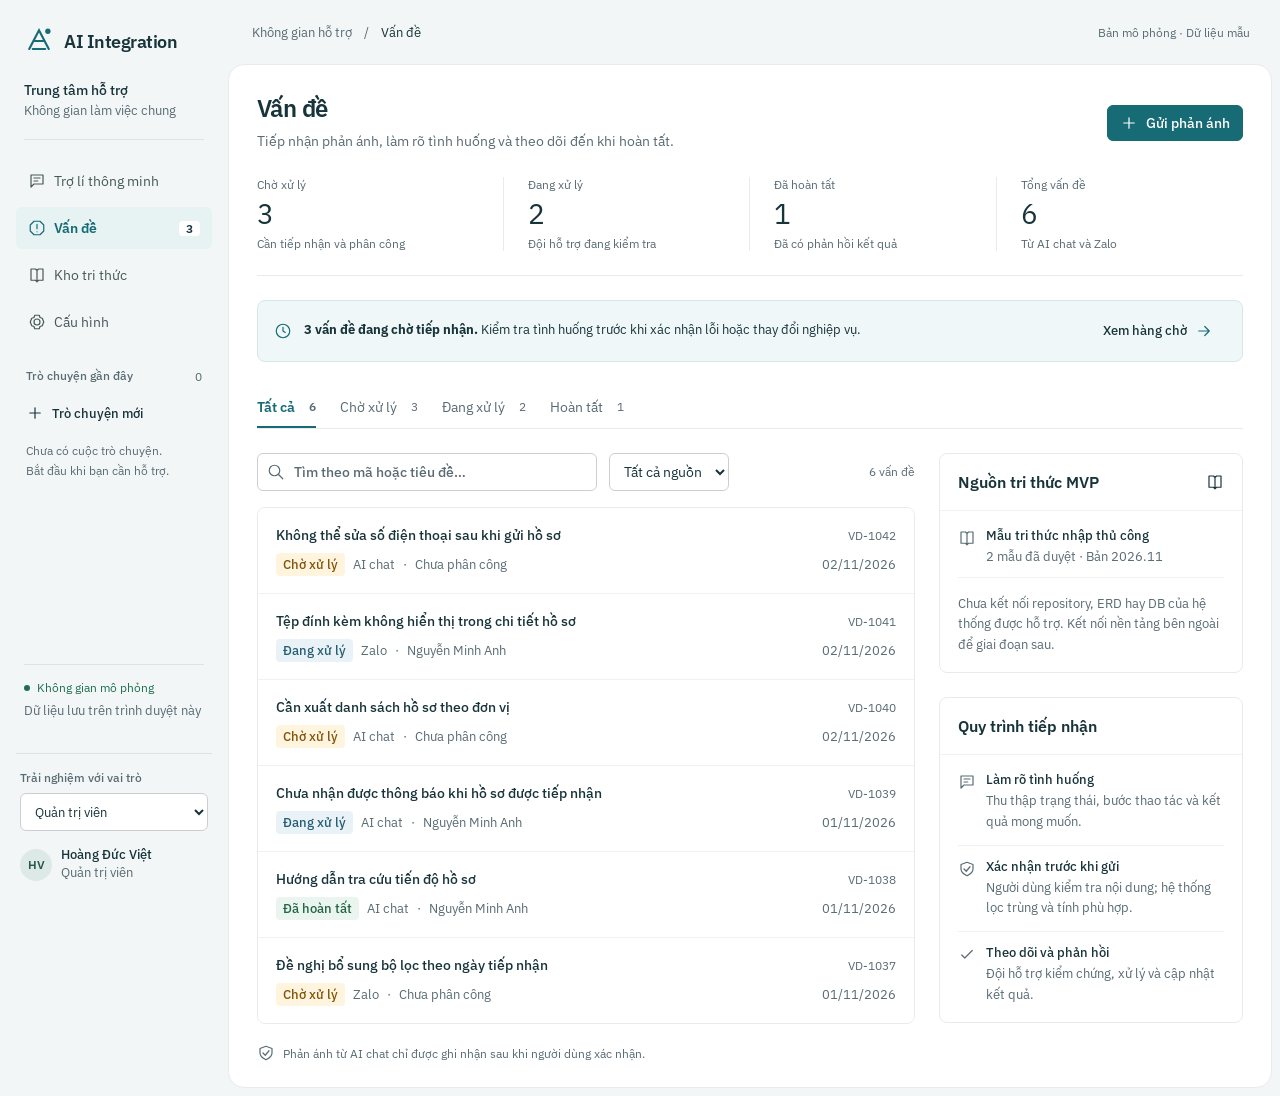
<file: index.html>
<!doctype html>
<html lang="vi">
<head>
  <meta charset="utf-8"><meta name="viewport" content="width=device-width, initial-scale=1">
  <meta name="color-scheme" content="light"><meta name="description" content="Bản mô phỏng hệ thống hỗ trợ AI Integration: hỏi đáp có căn cứ, theo dõi vấn đề và quản lý tri thức.">
  <title>AI Integration · Không gian hỗ trợ</title>
  <link rel="preconnect" href="https://fonts.googleapis.com"><link rel="preconnect" href="https://fonts.gstatic.com" crossorigin>
  <link href="https://fonts.googleapis.com/css2?family=IBM+Plex+Sans:wght@400;500;600&display=swap" rel="stylesheet">
  <link rel="stylesheet" href="assets/css/app.css"><script src="assets/js/app.js" defer></script>
</head>
<body>
  <a class="skip" href="#main">Đến nội dung chính</a>
  <aside class="sidebar" id="sidebar" aria-label="Điều hướng chính"></aside>
  <header class="topbar"><button class="icon-button menu" aria-label="Mở điều hướng" aria-expanded="false" id="menu"><svg class="icon" viewBox="0 0 24 24" aria-hidden="true"><path d="M4 6h16M4 12h16M4 18h16"/></svg></button><div class="breadcrumb">Không gian hỗ trợ <span>/</span> <span id="crumb">Vấn đề</span></div><span class="demo-label">Bản mô phỏng · Dữ liệu mẫu</span></header>
  <main class="sheet" id="main" tabindex="-1"></main>
  <dialog id="dialog" aria-labelledby="dialog-title"></dialog>
  <div id="toast" role="status" aria-live="polite"></div>
</body>
</html>
</file>
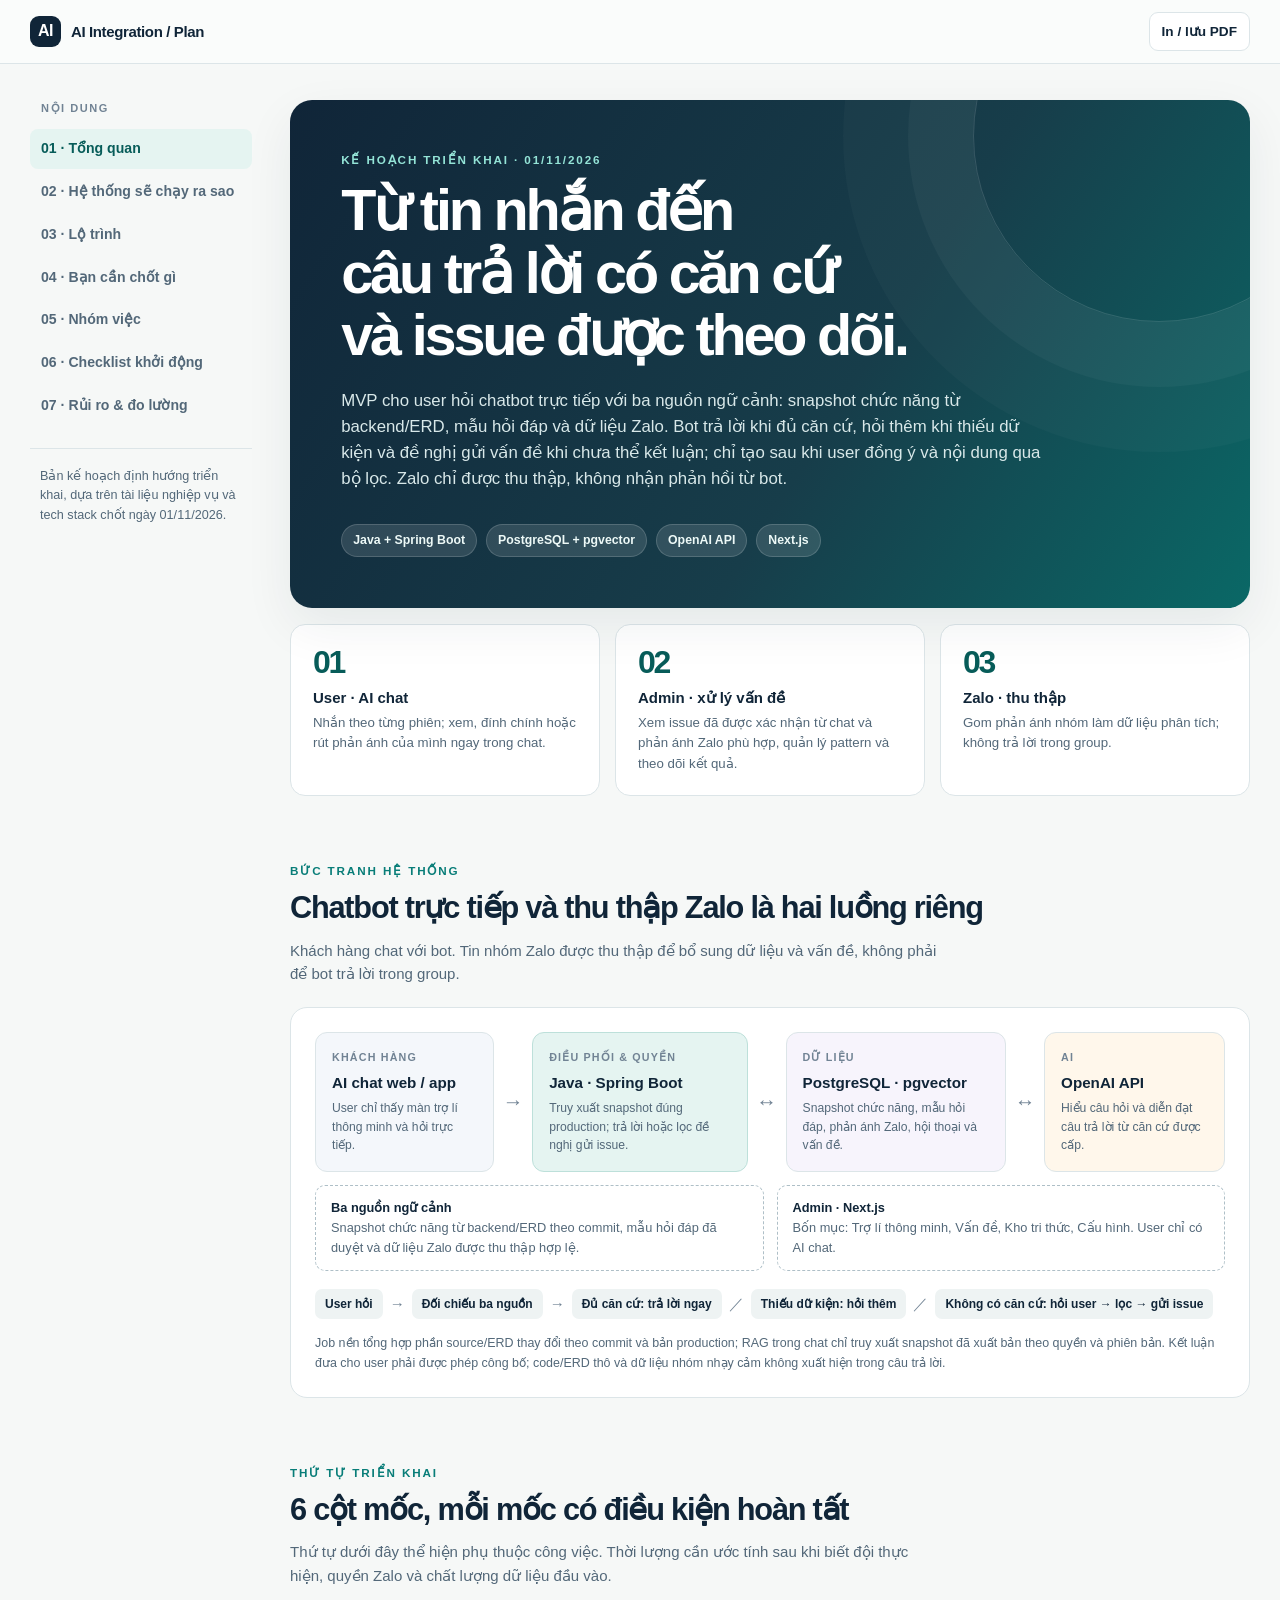
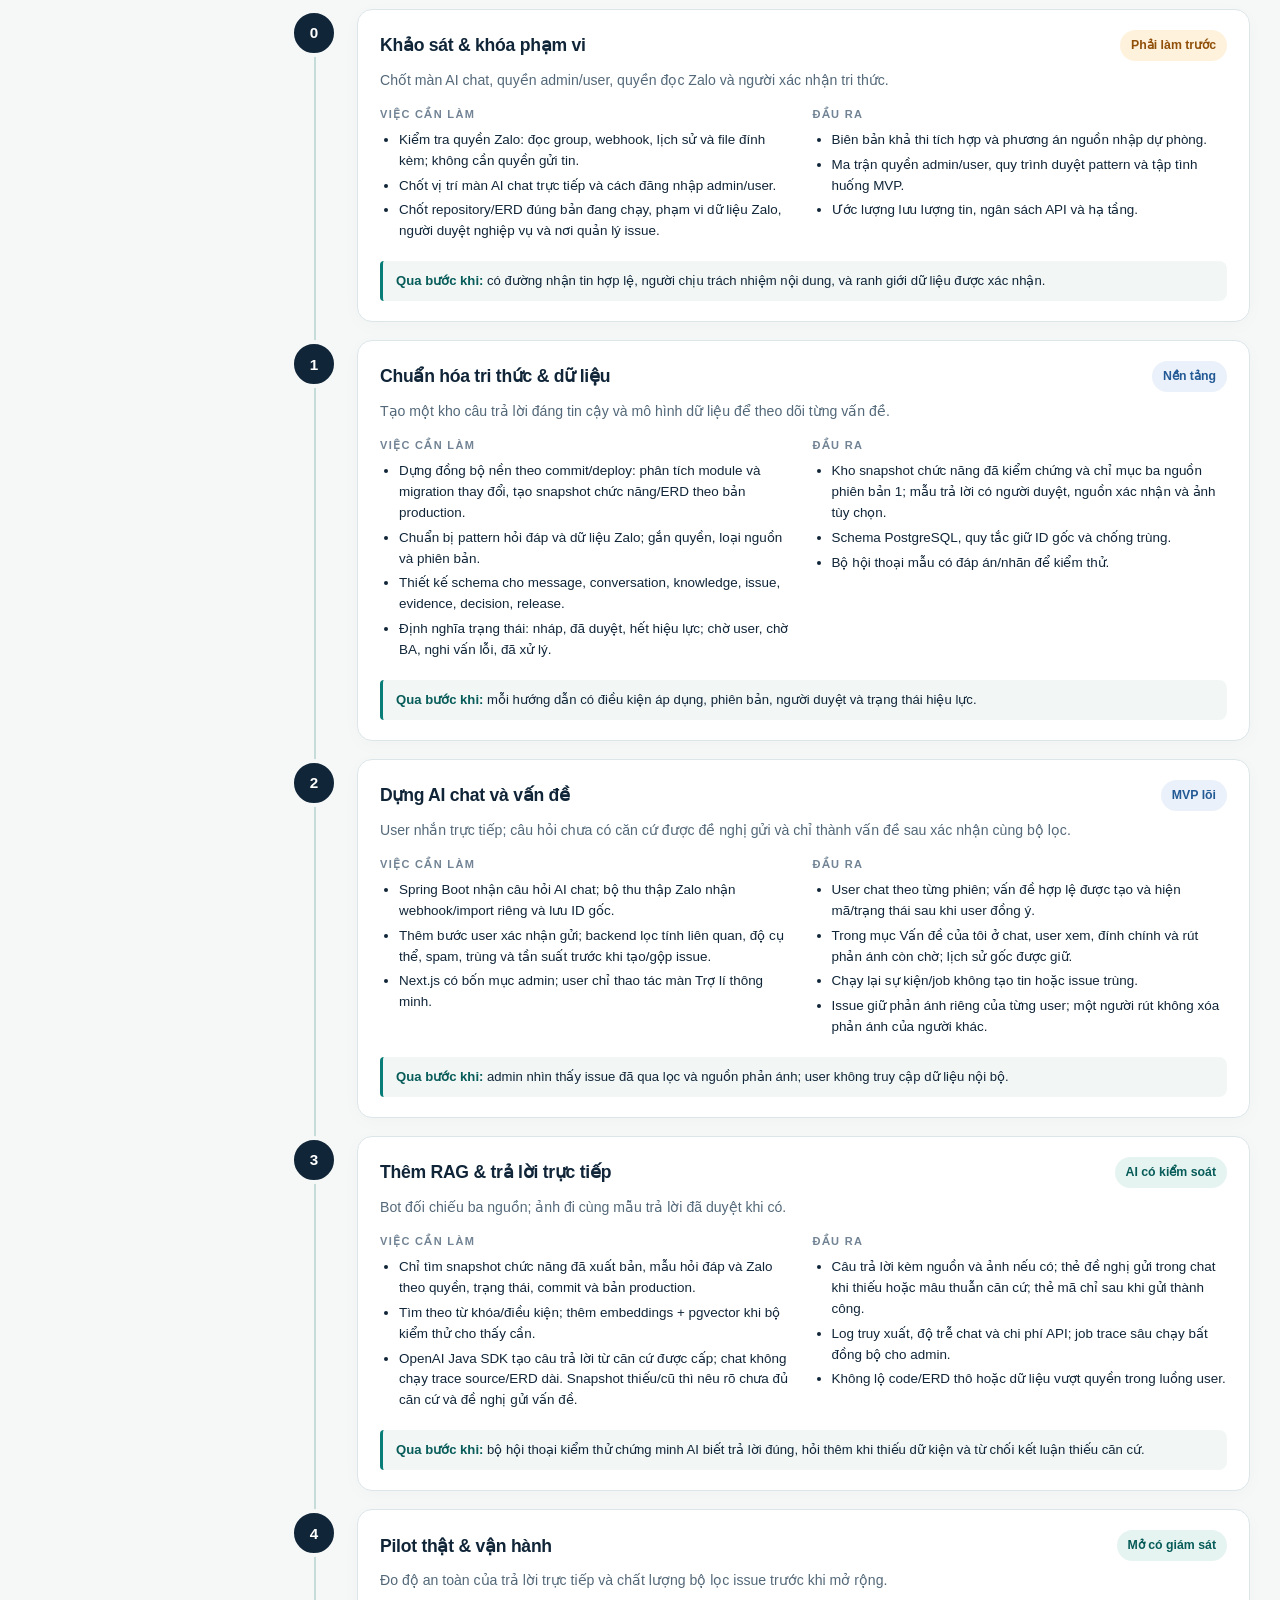
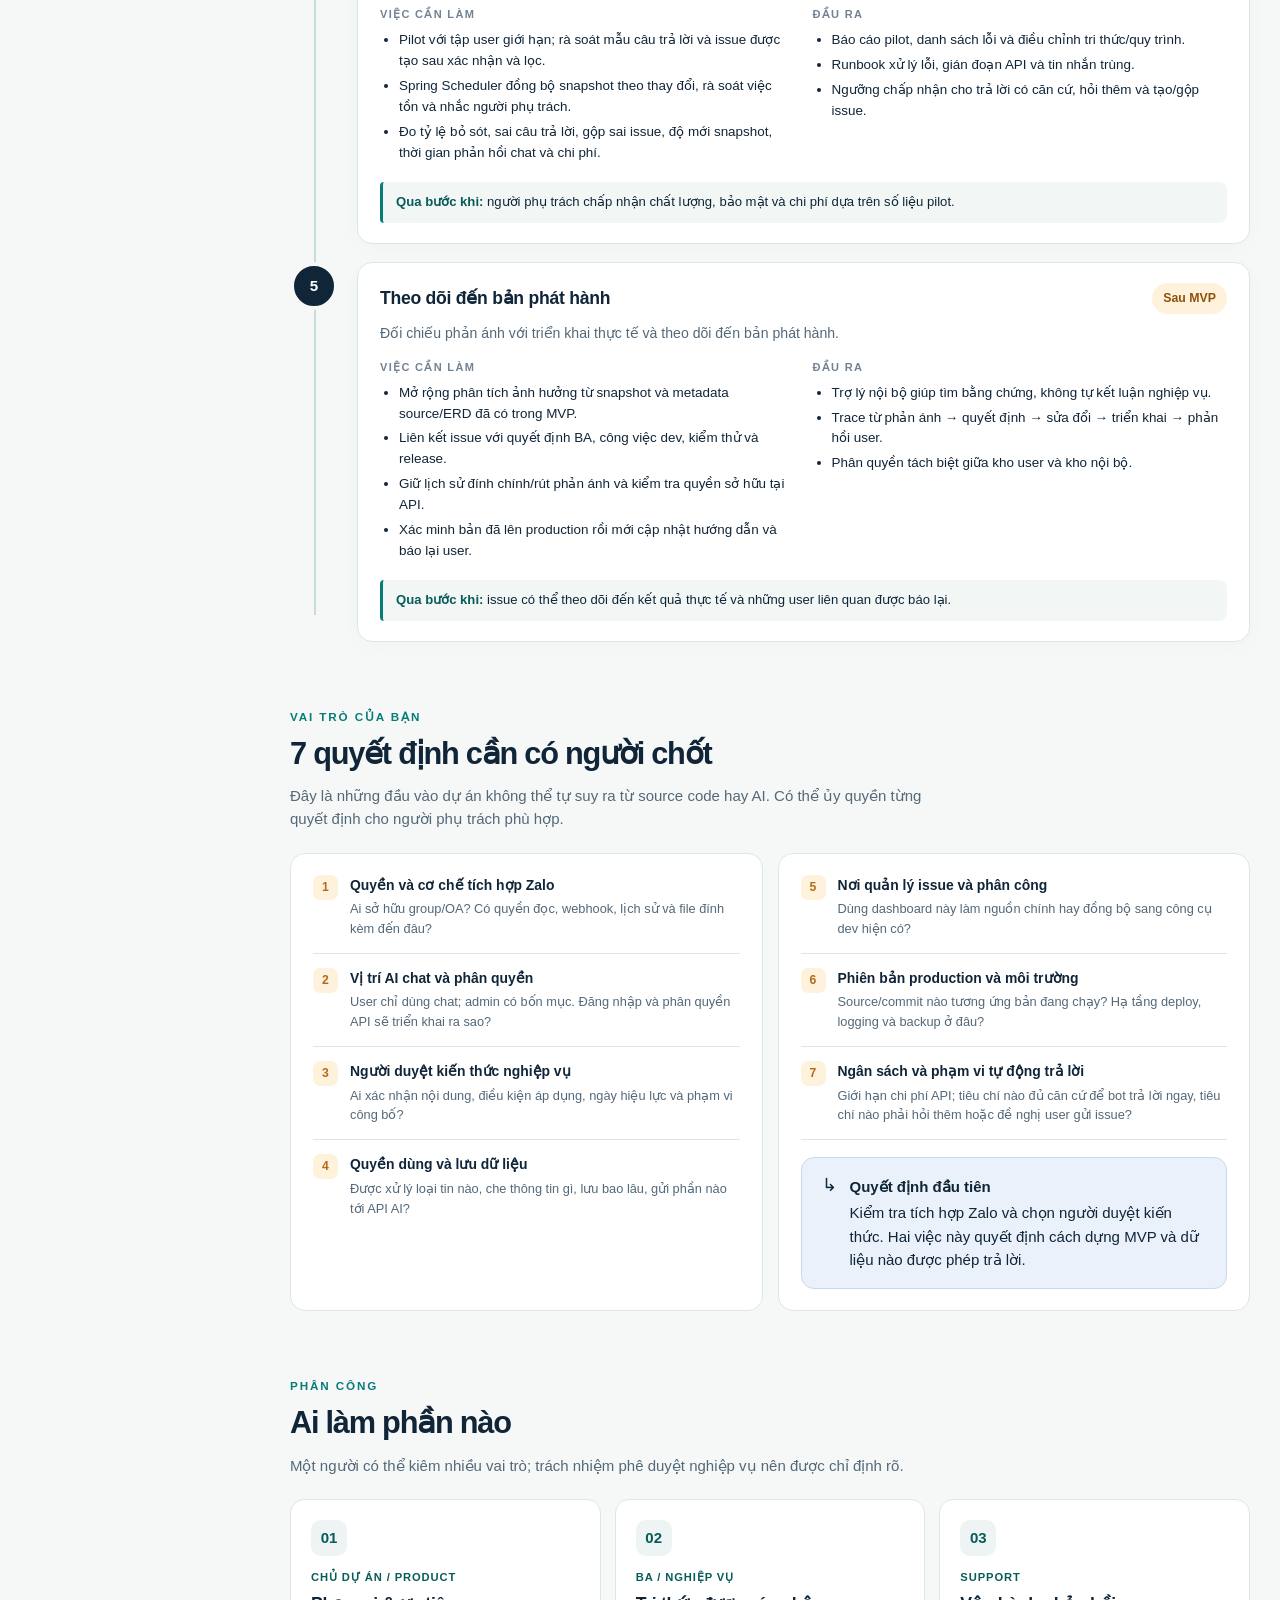
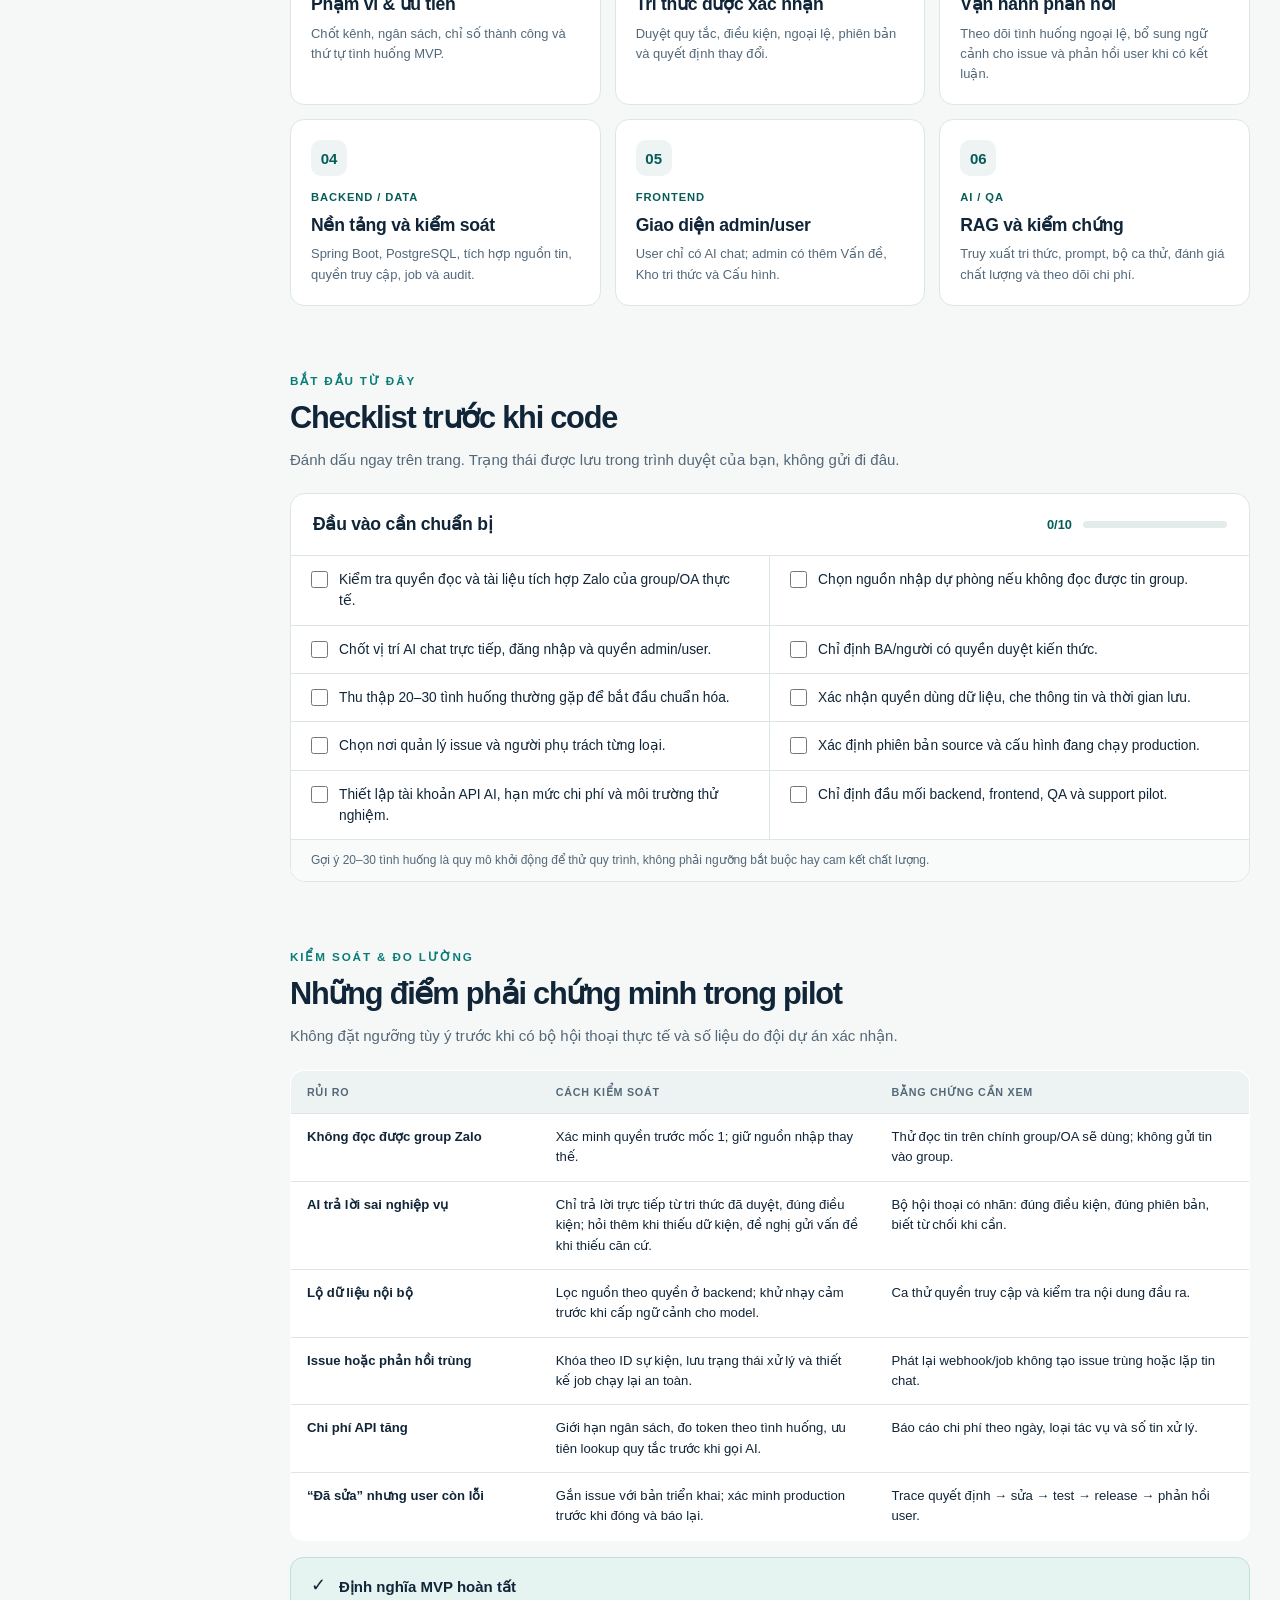
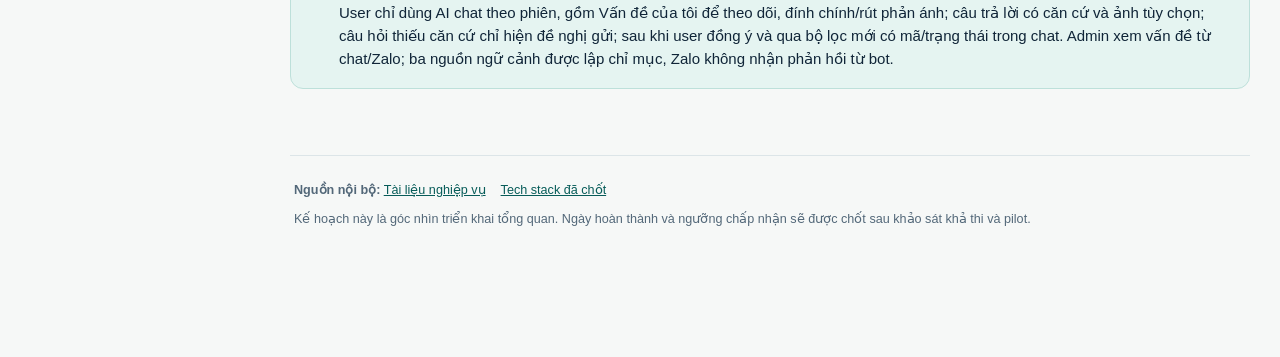
<file: ai-integration-overview.html>
<!doctype html>
<html lang="vi">
<head>
  <meta charset="utf-8">
  <meta name="viewport" content="width=device-width, initial-scale=1">
  <meta name="color-scheme" content="light">
  <title>AI Integration — Kế hoạch triển khai tổng quan</title>
  <style>
    :root{--ink:#102538;--muted:#536879;--soft:#718394;--line:#dce5e8;--paper:#f6f8f7;--card:#fff;--teal:#087d78;--teal-dark:#075c59;--teal-soft:#e5f4f1;--amber:#b46a18;--amber-soft:#fff2dd;--blue:#235995;--blue-soft:#eaf1fa;--red:#a84941;--red-soft:#fcece9;--shadow:0 18px 50px rgba(18,41,55,.07)}
    *{box-sizing:border-box}html{scroll-behavior:smooth}body{margin:0;background:var(--paper);color:var(--ink);font:15px/1.55 ui-sans-serif,-apple-system,BlinkMacSystemFont,"Segoe UI",sans-serif}a{color:var(--teal-dark)}a:hover{text-decoration-thickness:2px}button{font:inherit}h1,h2,h3,p{margin-top:0}h1{font-size:clamp(2.1rem,4.5vw,4rem);line-height:1.08;letter-spacing:-.055em;margin-bottom:22px}h2{font-size:clamp(1.55rem,2.4vw,2.2rem);line-height:1.18;letter-spacing:-.04em;margin-bottom:12px}h3{font-size:1.1rem;line-height:1.3;letter-spacing:-.015em;margin-bottom:8px}p{margin-bottom:12px}.small{font-size:.84rem;color:var(--muted)}.eyebrow{font-size:.73rem;font-weight:800;letter-spacing:.16em;text-transform:uppercase;color:var(--teal);margin-bottom:10px}.muted{color:var(--muted)}.strong{font-weight:760;color:var(--ink)}
    .topbar{position:sticky;top:0;z-index:10;background:rgba(250,252,251,.94);backdrop-filter:blur(14px);border-bottom:1px solid var(--line)}.top-inner{max-width:1480px;margin:auto;padding:12px 30px;display:flex;align-items:center;justify-content:space-between;gap:20px}.brand{display:flex;align-items:center;gap:10px;font-weight:800;letter-spacing:-.025em;text-decoration:none;color:var(--ink)}.brand-mark{width:31px;height:31px;display:grid;place-items:center;background:var(--ink);color:#fff;border-radius:9px;font-size:1rem}.top-actions{display:flex;align-items:center;gap:10px}.top-actions button{border:1px solid var(--line);background:#fff;border-radius:9px;padding:8px 12px;color:var(--ink);cursor:pointer;font-size:.85rem;font-weight:650}.top-actions button:hover{border-color:var(--teal)}
    .layout{max-width:1480px;margin:auto;display:grid;grid-template-columns:222px minmax(0,1fr);gap:38px;padding:36px 30px 90px}.side{position:sticky;top:86px;align-self:start}.side .side-label{font-size:.69rem;text-transform:uppercase;letter-spacing:.14em;font-weight:800;color:var(--soft);margin:0 0 12px 11px}.side nav{display:grid;gap:3px}.side a{color:var(--muted);text-decoration:none;padding:9px 11px;border-radius:8px;font-size:.88rem;font-weight:600}.side a:hover,.side a.active{background:var(--teal-soft);color:var(--teal-dark)}.side-note{border-top:1px solid var(--line);margin-top:22px;padding:18px 10px 0;color:var(--muted);font-size:.79rem}.main{min-width:0}.section{scroll-margin-top:86px;margin-top:66px}.section:first-child{margin-top:0}.section-head{display:flex;align-items:end;justify-content:space-between;gap:20px;margin-bottom:22px}.section-head p{margin:0;max-width:650px;color:var(--muted)}
    .hero{background:linear-gradient(122deg,#102538 0%,#173d4a 58%,#0a6866 100%);color:#fff;border-radius:22px;padding:clamp(30px,4vw,58px);position:relative;overflow:hidden;box-shadow:var(--shadow)}.hero:after{content:"";position:absolute;width:370px;height:370px;border:1px solid rgba(255,255,255,.14);border-radius:50%;right:-95px;top:-150px;box-shadow:0 0 0 65px rgba(255,255,255,.035),0 0 0 130px rgba(255,255,255,.025);pointer-events:none}.hero .eyebrow{color:#94e4d7}.hero p{max-width:700px;color:#d8e8e9;font-size:1.05rem}.hero .hero-bottom{margin-top:32px;display:flex;flex-wrap:wrap;gap:9px}.chip{display:inline-flex;align-items:center;gap:7px;padding:6px 11px;border-radius:999px;font-size:.77rem;font-weight:740;white-space:nowrap}.chip-light{background:rgba(255,255,255,.12);color:#edf9f7;border:1px solid rgba(255,255,255,.16)}.chip-teal{background:var(--teal-soft);color:var(--teal-dark)}.chip-amber{background:var(--amber-soft);color:#905009}.chip-blue{background:var(--blue-soft);color:var(--blue)}.chip-red{background:var(--red-soft);color:var(--red)}
    .summary-grid{display:grid;grid-template-columns:repeat(3,minmax(0,1fr));gap:15px;margin-top:16px}.metric{background:var(--card);border:1px solid var(--line);border-radius:15px;padding:21px 22px}.metric .num{font-size:2rem;line-height:1;font-weight:850;letter-spacing:-.07em;color:var(--teal-dark);margin:0 0 8px}.metric .label{font-weight:740;margin-bottom:3px}.metric p{font-size:.83rem;color:var(--muted);margin:0}
    .notice{border-radius:13px;padding:17px 20px;display:flex;gap:13px;align-items:start}.notice b{display:block;margin-bottom:3px}.notice p{margin:0}.notice-amber{background:var(--amber-soft);border:1px solid #efd7a8}.notice-blue{background:var(--blue-soft);border:1px solid #c9d9ed}.notice-teal{background:var(--teal-soft);border:1px solid #bde0da}.notice-icon{font-size:1.1rem;line-height:1.2}
    .architecture{background:var(--card);border:1px solid var(--line);border-radius:17px;padding:24px;overflow:hidden}.arch-main{display:grid;grid-template-columns:1.04fr 22px 1.25fr 22px 1.28fr 22px 1.05fr;align-items:stretch;gap:8px}.arch-box{border:1px solid var(--line);border-radius:12px;padding:16px;min-height:126px}.arch-box .tag{font-size:.67rem;text-transform:uppercase;letter-spacing:.11em;font-weight:850;color:var(--soft);display:block;margin-bottom:7px}.arch-box strong{display:block;font-size:.95rem;line-height:1.25}.arch-box p{font-size:.76rem;color:var(--muted);margin:7px 0 0}.arch-box.source{background:#f4f7fb}.arch-box.core{background:var(--teal-soft);border-color:#bde0da}.arch-box.data{background:#f7f4fc}.arch-box.model{background:#fff7eb}.arrow{display:grid;place-items:center;font-size:1.3rem;color:var(--soft)}.arch-secondary{display:grid;grid-template-columns:1fr 1fr;gap:13px;margin-top:13px}.arch-secondary>div{border:1px dashed #aebfc7;border-radius:10px;padding:12px 15px;color:var(--muted);font-size:.8rem}.arch-secondary strong{color:var(--ink)}.arch-foot{font-size:.78rem;color:var(--muted);margin:15px 0 0}.flowline{display:flex;flex-wrap:wrap;gap:7px;align-items:center;margin-top:18px}.flowline span{background:#eef3f3;padding:6px 10px;border-radius:7px;font-size:.75rem;font-weight:700}.flowline i{font-style:normal;color:var(--soft)}
    .timeline{position:relative;display:grid;gap:18px}.timeline:before{content:"";position:absolute;left:24px;top:27px;bottom:27px;width:2px;background:#c5dcd8}.phase{position:relative;display:grid;grid-template-columns:50px minmax(0,1fr);gap:17px}.phase-number{z-index:1;width:48px;height:48px;display:grid;place-items:center;background:var(--ink);color:#fff;border:4px solid var(--paper);border-radius:50%;font-weight:850;font-size:.95rem}.phase-card{background:var(--card);border:1px solid var(--line);border-radius:15px;padding:20px 22px;box-shadow:0 4px 20px rgba(15,40,55,.025)}.phase-head{display:flex;align-items:center;justify-content:space-between;gap:10px;flex-wrap:wrap}.phase-head h3{margin:0}.phase-card .phase-goal{color:var(--muted);font-size:.88rem;margin:9px 0 14px}.phase-cols{display:grid;grid-template-columns:1fr 1fr;gap:18px}.phase-cols>div{min-width:0}.minihead{font-size:.69rem;text-transform:uppercase;letter-spacing:.12em;font-weight:850;color:var(--soft);margin:0 0 7px}.plainlist{margin:0;padding-left:19px;font-size:.84rem;color:var(--ink)}.plainlist li{margin:4px 0}.gate{margin-top:15px;padding:10px 13px;background:#f2f7f6;border-left:3px solid var(--teal);border-radius:4px 8px 8px 4px;font-size:.82rem}.gate strong{color:var(--teal-dark)}
    .columns{display:grid;grid-template-columns:repeat(2,minmax(0,1fr));gap:15px}.card{background:var(--card);border:1px solid var(--line);border-radius:15px;padding:21px 22px}.card p:last-child{margin-bottom:0}.card .n{display:inline-grid;place-items:center;width:26px;height:26px;border-radius:7px;background:var(--teal-soft);color:var(--teal-dark);font-size:.75rem;font-weight:850;margin-bottom:12px}.card ul{padding-left:19px;margin:8px 0 0}.card li{margin:5px 0;font-size:.86rem}.decision{display:flex;gap:12px;align-items:start;border-bottom:1px solid var(--line);padding:14px 0}.decision:first-child{padding-top:0}.decision:last-child{border:0;padding-bottom:0}.decision .dot{width:25px;height:25px;display:grid;place-items:center;flex:none;border-radius:7px;background:var(--amber-soft);color:var(--amber);font-size:.76rem;font-weight:800}.decision strong{display:block;font-size:.87rem}.decision p{font-size:.8rem;color:var(--muted);margin:3px 0 0}
    .workstreams{display:grid;grid-template-columns:repeat(3,minmax(0,1fr));gap:14px}.workstream{background:#fff;border:1px solid var(--line);border-radius:14px;padding:20px}.workstream .icon{display:grid;place-items:center;width:36px;height:36px;border-radius:10px;background:#eef4f4;color:var(--teal-dark);font-weight:850;margin-bottom:13px}.workstream p{font-size:.81rem;color:var(--muted);margin:0}.workstream .owner{font-size:.7rem;color:var(--teal-dark);font-weight:800;text-transform:uppercase;letter-spacing:.08em;margin:0 0 7px}
    .check-shell{background:#fff;border:1px solid var(--line);border-radius:15px;overflow:hidden}.check-top{padding:19px 22px;display:flex;align-items:center;justify-content:space-between;gap:18px;border-bottom:1px solid var(--line)}.check-top h3{margin:0}.progress-wrap{display:flex;align-items:center;gap:11px;min-width:180px}.progress-wrap span{font-size:.8rem;font-weight:800;color:var(--teal-dark);white-space:nowrap}.progress-track{height:7px;background:#e3ebeb;border-radius:999px;flex:1;overflow:hidden}.progress-fill{height:100%;width:0%;background:var(--teal);border-radius:999px;transition:width .2s}.check-grid{display:grid;grid-template-columns:repeat(2,minmax(0,1fr))}.check-item{display:flex;gap:11px;align-items:start;padding:13px 20px;border-bottom:1px solid var(--line);cursor:pointer;font-size:.86rem}.check-item:nth-child(odd){border-right:1px solid var(--line)}.check-item:hover{background:#f8fbfa}.check-item input{width:17px;height:17px;accent-color:var(--teal);margin:2px 0 0;flex:none}.check-item.done span{text-decoration:line-through;color:var(--soft)}.check-note{padding:11px 20px;font-size:.75rem;color:var(--muted);background:#f9fbfa}
    .risk-table{width:100%;border-collapse:collapse;background:#fff;border:1px solid var(--line);border-radius:14px;overflow:hidden}.risk-table th,.risk-table td{text-align:left;padding:13px 16px;border-bottom:1px solid var(--line);vertical-align:top;font-size:.82rem}.risk-table th{background:#edf3f2;color:var(--muted);text-transform:uppercase;letter-spacing:.07em;font-size:.67rem}.risk-table tr:last-child td{border-bottom:0}.risk-table td:first-child{font-weight:750;width:26%}.risk-table td:nth-child(2){width:35%}
    .bottom{margin-top:66px;padding:25px 4px;border-top:1px solid var(--line);color:var(--muted);font-size:.79rem}.bottom a{margin-right:15px}.legend{display:flex;gap:8px;flex-wrap:wrap;margin-top:15px}.legend .chip{font-size:.7rem}.skip{position:absolute;left:-9999px}.skip:focus{left:10px;top:10px;z-index:99;background:white;padding:10px}
    @media(max-width:1120px){.layout{grid-template-columns:185px minmax(0,1fr);gap:25px;padding:24px 20px 70px}.arch-main{grid-template-columns:repeat(4,1fr);gap:8px}.arch-main .arrow{display:none}.arch-box{min-height:145px}.workstreams{grid-template-columns:repeat(2,minmax(0,1fr))}}
    @media(max-width:800px){.top-inner{padding:11px 16px}.layout{display:block;padding:18px 16px 60px}.side{position:static;margin-bottom:18px}.side .side-label,.side-note{display:none}.side nav{display:flex;gap:5px;overflow:auto;padding-bottom:4px}.side a{white-space:nowrap}.hero{border-radius:16px}.summary-grid{grid-template-columns:1fr}.metric{display:grid;grid-template-columns:70px 1fr;align-items:center;column-gap:10px}.metric .num{grid-row:span 2;margin:0}.arch-main{grid-template-columns:repeat(2,1fr)}.arch-secondary{grid-template-columns:1fr}.section{margin-top:52px}.section-head{display:block}.phase-cols,.columns{grid-template-columns:1fr}.workstreams{grid-template-columns:1fr 1fr}.risk-table{display:block;overflow:auto}.risk-table table{min-width:620px}}
    @media(max-width:560px){.top-actions button{padding:7px 9px;font-size:.75rem}.brand span:last-child{font-size:.88rem}.hero{padding:28px 22px}.hero p{font-size:.95rem}.arch-main,.workstreams,.check-grid{grid-template-columns:1fr}.arch-box{min-height:0}.check-item:nth-child(odd){border-right:0}.phase{grid-template-columns:38px minmax(0,1fr);gap:8px}.timeline:before{left:18px}.phase-number{width:38px;height:38px;font-size:.8rem}.phase-card{padding:16px}.check-top{display:block}.progress-wrap{margin-top:10px}.metric{grid-template-columns:60px 1fr}.metric .num{font-size:1.6rem}}
    @media print{body{background:#fff;font-size:11px}.topbar,.side,.top-actions,.check-note{display:none!important}.layout{display:block;padding:0;max-width:none}.hero{background:#fff!important;color:#102538;border:1px solid #aaa;box-shadow:none;padding:20px}.hero p,.hero .eyebrow{color:#102538}.chip-light{color:#102538;border-color:#aaa}.section{break-inside:avoid;margin-top:30px}.phase-card,.card,.metric,.architecture,.workstream{box-shadow:none;break-inside:avoid}.check-item{padding:7px 12px}.bottom{margin-top:30px}a{text-decoration:none;color:inherit}}
  </style>
</head>
<body>
  <a class="skip" href="#main">Bỏ qua điều hướng</a>
  <header class="topbar"><div class="top-inner"><a class="brand" href="#overview"><span class="brand-mark">AI</span><span>AI Integration / Plan</span></a><div class="top-actions"><button type="button" id="printBtn" aria-label="In hoặc lưu PDF">In / lưu PDF</button></div></div></header>
  <div class="layout">
    <aside class="side" aria-label="Điều hướng"><p class="side-label">Nội dung</p><nav>
      <a href="#overview">01 · Tổng quan</a><a href="#architecture">02 · Hệ thống sẽ chạy ra sao</a><a href="#roadmap">03 · Lộ trình</a><a href="#decisions">04 · Bạn cần chốt gì</a><a href="#team">05 · Nhóm việc</a><a href="#checklist">06 · Checklist khởi động</a><a href="#risks">07 · Rủi ro & đo lường</a>
    </nav><div class="side-note">Bản kế hoạch định hướng triển khai, dựa trên tài liệu nghiệp vụ và tech stack chốt ngày 01/11/2026.</div></aside>
    <main class="main" id="main">
      <section class="section" id="overview">
        <div class="hero"><div class="eyebrow">Kế hoạch triển khai · 01/11/2026</div><h1>Từ tin nhắn đến<br>câu trả lời có căn cứ<br>và issue được theo dõi.</h1><p>MVP cho user hỏi chatbot trực tiếp với ba nguồn ngữ cảnh: snapshot chức năng từ backend/ERD, mẫu hỏi đáp và dữ liệu Zalo. Bot trả lời khi đủ căn cứ, hỏi thêm khi thiếu dữ kiện và đề nghị gửi vấn đề khi chưa thể kết luận; chỉ tạo sau khi user đồng ý và nội dung qua bộ lọc. Zalo chỉ được thu thập, không nhận phản hồi từ bot.</p><div class="hero-bottom"><span class="chip chip-light">Java + Spring Boot</span><span class="chip chip-light">PostgreSQL + pgvector</span><span class="chip chip-light">OpenAI API</span><span class="chip chip-light">Next.js</span></div></div>
        <div class="summary-grid">
          <div class="metric"><div class="num">01</div><div class="label">User · AI chat</div><p>Nhắn theo từng phiên; xem, đính chính hoặc rút phản ánh của mình ngay trong chat.</p></div>
          <div class="metric"><div class="num">02</div><div class="label">Admin · xử lý vấn đề</div><p>Xem issue đã được xác nhận từ chat và phản ánh Zalo phù hợp, quản lý pattern và theo dõi kết quả.</p></div>
          <div class="metric"><div class="num">03</div><div class="label">Zalo · thu thập</div><p>Gom phản ánh nhóm làm dữ liệu phân tích; không trả lời trong group.</p></div>
        </div>
      </section>

      <section class="section" id="architecture"><div class="section-head"><div><div class="eyebrow">Bức tranh hệ thống</div><h2>Chatbot trực tiếp và thu thập Zalo là hai luồng riêng</h2><p>Khách hàng chat với bot. Tin nhóm Zalo được thu thập để bổ sung dữ liệu và vấn đề, không phải để bot trả lời trong group.</p></div></div>
        <div class="architecture"><div class="arch-main" role="img" aria-label="User chat trực tiếp qua Spring Boot và kho tri thức; Zalo là nguồn dữ liệu riêng cho issue">
          <div class="arch-box source"><span class="tag">Khách hàng</span><strong>AI chat web / app</strong><p>User chỉ thấy màn trợ lí thông minh và hỏi trực tiếp.</p></div><div class="arrow" aria-hidden="true">→</div>
          <div class="arch-box core"><span class="tag">Điều phối & quyền</span><strong>Java · Spring Boot</strong><p>Truy xuất snapshot đúng production; trả lời hoặc lọc đề nghị gửi issue.</p></div><div class="arrow" aria-hidden="true">↔</div>
          <div class="arch-box data"><span class="tag">Dữ liệu</span><strong>PostgreSQL · pgvector</strong><p>Snapshot chức năng, mẫu hỏi đáp, phản ánh Zalo, hội thoại và vấn đề.</p></div><div class="arrow" aria-hidden="true">↔</div>
          <div class="arch-box model"><span class="tag">AI</span><strong>OpenAI API</strong><p>Hiểu câu hỏi và diễn đạt câu trả lời từ căn cứ được cấp.</p></div>
        </div><div class="arch-secondary"><div><strong>Ba nguồn ngữ cảnh</strong><br>Snapshot chức năng từ backend/ERD theo commit, mẫu hỏi đáp đã duyệt và dữ liệu Zalo được thu thập hợp lệ.</div><div><strong>Admin · Next.js</strong><br>Bốn mục: Trợ lí thông minh, Vấn đề, Kho tri thức, Cấu hình. User chỉ có AI chat.</div></div><div class="flowline" aria-label="Luồng xử lý"><span>User hỏi</span><i>→</i><span>Đối chiếu ba nguồn</span><i>→</i><span>Đủ căn cứ: trả lời ngay</span><i>／</i><span>Thiếu dữ kiện: hỏi thêm</span><i>／</i><span>Không có căn cứ: hỏi user → lọc → gửi issue</span></div><p class="arch-foot">Job nền tổng hợp phần source/ERD thay đổi theo commit và bản production; RAG trong chat chỉ truy xuất snapshot đã xuất bản theo quyền và phiên bản. Kết luận đưa cho user phải được phép công bố; code/ERD thô và dữ liệu nhóm nhạy cảm không xuất hiện trong câu trả lời.</p></div>
      </section>

      <section class="section" id="roadmap"><div class="section-head"><div><div class="eyebrow">Thứ tự triển khai</div><h2>6 cột mốc, mỗi mốc có điều kiện hoàn tất</h2><p>Thứ tự dưới đây thể hiện phụ thuộc công việc. Thời lượng cần ước tính sau khi biết đội thực hiện, quyền Zalo và chất lượng dữ liệu đầu vào.</p></div></div>
        <div class="timeline">
          <article class="phase"><div class="phase-number">0</div><div class="phase-card"><div class="phase-head"><h3>Khảo sát & khóa phạm vi</h3><span class="chip chip-amber">Phải làm trước</span></div><p class="phase-goal">Chốt màn AI chat, quyền admin/user, quyền đọc Zalo và người xác nhận tri thức.</p><div class="phase-cols"><div><p class="minihead">Việc cần làm</p><ul class="plainlist"><li>Kiểm tra quyền Zalo: đọc group, webhook, lịch sử và file đính kèm; không cần quyền gửi tin.</li><li>Chốt vị trí màn AI chat trực tiếp và cách đăng nhập admin/user.</li><li>Chốt repository/ERD đúng bản đang chạy, phạm vi dữ liệu Zalo, người duyệt nghiệp vụ và nơi quản lý issue.</li></ul></div><div><p class="minihead">Đầu ra</p><ul class="plainlist"><li>Biên bản khả thi tích hợp và phương án nguồn nhập dự phòng.</li><li>Ma trận quyền admin/user, quy trình duyệt pattern và tập tình huống MVP.</li><li>Ước lượng lưu lượng tin, ngân sách API và hạ tầng.</li></ul></div></div><div class="gate"><strong>Qua bước khi:</strong> có đường nhận tin hợp lệ, người chịu trách nhiệm nội dung, và ranh giới dữ liệu được xác nhận.</div></div></article>
          <article class="phase"><div class="phase-number">1</div><div class="phase-card"><div class="phase-head"><h3>Chuẩn hóa tri thức & dữ liệu</h3><span class="chip chip-blue">Nền tảng</span></div><p class="phase-goal">Tạo một kho câu trả lời đáng tin cậy và mô hình dữ liệu để theo dõi từng vấn đề.</p><div class="phase-cols"><div><p class="minihead">Việc cần làm</p><ul class="plainlist"><li>Dựng đồng bộ nền theo commit/deploy: phân tích module và migration thay đổi, tạo snapshot chức năng/ERD theo bản production.</li><li>Chuẩn bị pattern hỏi đáp và dữ liệu Zalo; gắn quyền, loại nguồn và phiên bản.</li><li>Thiết kế schema cho message, conversation, knowledge, issue, evidence, decision, release.</li><li>Định nghĩa trạng thái: nháp, đã duyệt, hết hiệu lực; chờ user, chờ BA, nghi vấn lỗi, đã xử lý.</li></ul></div><div><p class="minihead">Đầu ra</p><ul class="plainlist"><li>Kho snapshot chức năng đã kiểm chứng và chỉ mục ba nguồn phiên bản 1; mẫu trả lời có người duyệt, nguồn xác nhận và ảnh tùy chọn.</li><li>Schema PostgreSQL, quy tắc giữ ID gốc và chống trùng.</li><li>Bộ hội thoại mẫu có đáp án/nhãn để kiểm thử.</li></ul></div></div><div class="gate"><strong>Qua bước khi:</strong> mỗi hướng dẫn có điều kiện áp dụng, phiên bản, người duyệt và trạng thái hiệu lực.</div></div></article>
          <article class="phase"><div class="phase-number">2</div><div class="phase-card"><div class="phase-head"><h3>Dựng AI chat và vấn đề</h3><span class="chip chip-blue">MVP lõi</span></div><p class="phase-goal">User nhắn trực tiếp; câu hỏi chưa có căn cứ được đề nghị gửi và chỉ thành vấn đề sau xác nhận cùng bộ lọc.</p><div class="phase-cols"><div><p class="minihead">Việc cần làm</p><ul class="plainlist"><li>Spring Boot nhận câu hỏi AI chat; bộ thu thập Zalo nhận webhook/import riêng và lưu ID gốc.</li><li>Thêm bước user xác nhận gửi; backend lọc tính liên quan, độ cụ thể, spam, trùng và tần suất trước khi tạo/gộp issue.</li><li>Next.js có bốn mục admin; user chỉ thao tác màn Trợ lí thông minh.</li></ul></div><div><p class="minihead">Đầu ra</p><ul class="plainlist"><li>User chat theo từng phiên; vấn đề hợp lệ được tạo và hiện mã/trạng thái sau khi user đồng ý.</li><li>Trong mục Vấn đề của tôi ở chat, user xem, đính chính và rút phản ánh còn chờ; lịch sử gốc được giữ.</li><li>Chạy lại sự kiện/job không tạo tin hoặc issue trùng.</li><li>Issue giữ phản ánh riêng của từng user; một người rút không xóa phản ánh của người khác.</li></ul></div></div><div class="gate"><strong>Qua bước khi:</strong> admin nhìn thấy issue đã qua lọc và nguồn phản ánh; user không truy cập dữ liệu nội bộ.</div></div></article>
          <article class="phase"><div class="phase-number">3</div><div class="phase-card"><div class="phase-head"><h3>Thêm RAG & trả lời trực tiếp</h3><span class="chip chip-teal">AI có kiểm soát</span></div><p class="phase-goal">Bot đối chiếu ba nguồn; ảnh đi cùng mẫu trả lời đã duyệt khi có.</p><div class="phase-cols"><div><p class="minihead">Việc cần làm</p><ul class="plainlist"><li>Chỉ tìm snapshot chức năng đã xuất bản, mẫu hỏi đáp và Zalo theo quyền, trạng thái, commit và bản production.</li><li>Tìm theo từ khóa/điều kiện; thêm embeddings + pgvector khi bộ kiểm thử cho thấy cần.</li><li>OpenAI Java SDK tạo câu trả lời từ căn cứ được cấp; chat không chạy trace source/ERD dài. Snapshot thiếu/cũ thì nêu rõ chưa đủ căn cứ và đề nghị gửi vấn đề.</li></ul></div><div><p class="minihead">Đầu ra</p><ul class="plainlist"><li>Câu trả lời kèm nguồn và ảnh nếu có; thẻ đề nghị gửi trong chat khi thiếu hoặc mâu thuẫn căn cứ; thẻ mã chỉ sau khi gửi thành công.</li><li>Log truy xuất, độ trễ chat và chi phí API; job trace sâu chạy bất đồng bộ cho admin.</li><li>Không lộ code/ERD thô hoặc dữ liệu vượt quyền trong luồng user.</li></ul></div></div><div class="gate"><strong>Qua bước khi:</strong> bộ hội thoại kiểm thử chứng minh AI biết trả lời đúng, hỏi thêm khi thiếu dữ kiện và từ chối kết luận thiếu căn cứ.</div></div></article>
          <article class="phase"><div class="phase-number">4</div><div class="phase-card"><div class="phase-head"><h3>Pilot thật & vận hành</h3><span class="chip chip-teal">Mở có giám sát</span></div><p class="phase-goal">Đo độ an toàn của trả lời trực tiếp và chất lượng bộ lọc issue trước khi mở rộng.</p><div class="phase-cols"><div><p class="minihead">Việc cần làm</p><ul class="plainlist"><li>Pilot với tập user giới hạn; rà soát mẫu câu trả lời và issue được tạo sau xác nhận và lọc.</li><li>Spring Scheduler đồng bộ snapshot theo thay đổi, rà soát việc tồn và nhắc người phụ trách.</li><li>Đo tỷ lệ bỏ sót, sai câu trả lời, gộp sai issue, độ mới snapshot, thời gian phản hồi chat và chi phí.</li></ul></div><div><p class="minihead">Đầu ra</p><ul class="plainlist"><li>Báo cáo pilot, danh sách lỗi và điều chỉnh tri thức/quy trình.</li><li>Runbook xử lý lỗi, gián đoạn API và tin nhắn trùng.</li><li>Ngưỡng chấp nhận cho trả lời có căn cứ, hỏi thêm và tạo/gộp issue.</li></ul></div></div><div class="gate"><strong>Qua bước khi:</strong> người phụ trách chấp nhận chất lượng, bảo mật và chi phí dựa trên số liệu pilot.</div></div></article>
          <article class="phase"><div class="phase-number">5</div><div class="phase-card"><div class="phase-head"><h3>Theo dõi đến bản phát hành</h3><span class="chip chip-amber">Sau MVP</span></div><p class="phase-goal">Đối chiếu phản ánh với triển khai thực tế và theo dõi đến bản phát hành.</p><div class="phase-cols"><div><p class="minihead">Việc cần làm</p><ul class="plainlist"><li>Mở rộng phân tích ảnh hưởng từ snapshot và metadata source/ERD đã có trong MVP.</li><li>Liên kết issue với quyết định BA, công việc dev, kiểm thử và release.</li><li>Giữ lịch sử đính chính/rút phản ánh và kiểm tra quyền sở hữu tại API.</li><li>Xác minh bản đã lên production rồi mới cập nhật hướng dẫn và báo lại user.</li></ul></div><div><p class="minihead">Đầu ra</p><ul class="plainlist"><li>Trợ lý nội bộ giúp tìm bằng chứng, không tự kết luận nghiệp vụ.</li><li>Trace từ phản ánh → quyết định → sửa đổi → triển khai → phản hồi user.</li><li>Phân quyền tách biệt giữa kho user và kho nội bộ.</li></ul></div></div><div class="gate"><strong>Qua bước khi:</strong> issue có thể theo dõi đến kết quả thực tế và những user liên quan được báo lại.</div></div></article>
        </div>
      </section>

      <section class="section" id="decisions"><div class="section-head"><div><div class="eyebrow">Vai trò của bạn</div><h2>7 quyết định cần có người chốt</h2><p>Đây là những đầu vào dự án không thể tự suy ra từ source code hay AI. Có thể ủy quyền từng quyết định cho người phụ trách phù hợp.</p></div></div>
        <div class="columns"><div class="card"><div class="decision"><span class="dot">1</span><div><strong>Quyền và cơ chế tích hợp Zalo</strong><p>Ai sở hữu group/OA? Có quyền đọc, webhook, lịch sử và file đính kèm đến đâu?</p></div></div><div class="decision"><span class="dot">2</span><div><strong>Vị trí AI chat và phân quyền</strong><p>User chỉ dùng chat; admin có bốn mục. Đăng nhập và phân quyền API sẽ triển khai ra sao?</p></div></div><div class="decision"><span class="dot">3</span><div><strong>Người duyệt kiến thức nghiệp vụ</strong><p>Ai xác nhận nội dung, điều kiện áp dụng, ngày hiệu lực và phạm vi công bố?</p></div></div><div class="decision"><span class="dot">4</span><div><strong>Quyền dùng và lưu dữ liệu</strong><p>Được xử lý loại tin nào, che thông tin gì, lưu bao lâu, gửi phần nào tới API AI?</p></div></div></div>
        <div class="card"><div class="decision"><span class="dot">5</span><div><strong>Nơi quản lý issue và phân công</strong><p>Dùng dashboard này làm nguồn chính hay đồng bộ sang công cụ dev hiện có?</p></div></div><div class="decision"><span class="dot">6</span><div><strong>Phiên bản production và môi trường</strong><p>Source/commit nào tương ứng bản đang chạy? Hạ tầng deploy, logging và backup ở đâu?</p></div></div><div class="decision"><span class="dot">7</span><div><strong>Ngân sách và phạm vi tự động trả lời</strong><p>Giới hạn chi phí API; tiêu chí nào đủ căn cứ để bot trả lời ngay, tiêu chí nào phải hỏi thêm hoặc đề nghị user gửi issue?</p></div></div><div class="notice notice-blue" style="margin-top:17px"><span class="notice-icon">↳</span><div><b>Quyết định đầu tiên</b><p>Kiểm tra tích hợp Zalo và chọn người duyệt kiến thức. Hai việc này quyết định cách dựng MVP và dữ liệu nào được phép trả lời.</p></div></div></div></div>
      </section>

      <section class="section" id="team"><div class="section-head"><div><div class="eyebrow">Phân công</div><h2>Ai làm phần nào</h2><p>Một người có thể kiêm nhiều vai trò; trách nhiệm phê duyệt nghiệp vụ nên được chỉ định rõ.</p></div></div><div class="workstreams">
        <div class="workstream"><div class="icon">01</div><p class="owner">Chủ dự án / Product</p><h3>Phạm vi & ưu tiên</h3><p>Chốt kênh, ngân sách, chỉ số thành công và thứ tự tình huống MVP.</p></div>
        <div class="workstream"><div class="icon">02</div><p class="owner">BA / Nghiệp vụ</p><h3>Tri thức được xác nhận</h3><p>Duyệt quy tắc, điều kiện, ngoại lệ, phiên bản và quyết định thay đổi.</p></div>
        <div class="workstream"><div class="icon">03</div><p class="owner">Support</p><h3>Vận hành phản hồi</h3><p>Theo dõi tình huống ngoại lệ, bổ sung ngữ cảnh cho issue và phản hồi user khi có kết luận.</p></div>
        <div class="workstream"><div class="icon">04</div><p class="owner">Backend / Data</p><h3>Nền tảng và kiểm soát</h3><p>Spring Boot, PostgreSQL, tích hợp nguồn tin, quyền truy cập, job và audit.</p></div>
        <div class="workstream"><div class="icon">05</div><p class="owner">Frontend</p><h3>Giao diện admin/user</h3><p>User chỉ có AI chat; admin có thêm Vấn đề, Kho tri thức và Cấu hình.</p></div>
        <div class="workstream"><div class="icon">06</div><p class="owner">AI / QA</p><h3>RAG và kiểm chứng</h3><p>Truy xuất tri thức, prompt, bộ ca thử, đánh giá chất lượng và theo dõi chi phí.</p></div>
      </div></section>

      <section class="section" id="checklist"><div class="section-head"><div><div class="eyebrow">Bắt đầu từ đây</div><h2>Checklist trước khi code</h2><p>Đánh dấu ngay trên trang. Trạng thái được lưu trong trình duyệt của bạn, không gửi đi đâu.</p></div></div><div class="check-shell"><div class="check-top"><h3>Đầu vào cần chuẩn bị</h3><div class="progress-wrap"><span id="progressText">0/10</span><div class="progress-track" aria-hidden="true"><div id="progressFill" class="progress-fill"></div></div></div></div><div class="check-grid" id="checkGrid">
        <label class="check-item"><input type="checkbox" data-key="zalo"><span>Kiểm tra quyền đọc và tài liệu tích hợp Zalo của group/OA thực tế.</span></label>
        <label class="check-item"><input type="checkbox" data-key="fallback"><span>Chọn nguồn nhập dự phòng nếu không đọc được tin group.</span></label>
        <label class="check-item"><input type="checkbox" data-key="channel"><span>Chốt vị trí AI chat trực tiếp, đăng nhập và quyền admin/user.</span></label>
        <label class="check-item"><input type="checkbox" data-key="approver"><span>Chỉ định BA/người có quyền duyệt kiến thức.</span></label>
        <label class="check-item"><input type="checkbox" data-key="patterns"><span>Thu thập 20–30 tình huống thường gặp để bắt đầu chuẩn hóa.</span></label>
        <label class="check-item"><input type="checkbox" data-key="data"><span>Xác nhận quyền dùng dữ liệu, che thông tin và thời gian lưu.</span></label>
        <label class="check-item"><input type="checkbox" data-key="issue"><span>Chọn nơi quản lý issue và người phụ trách từng loại.</span></label>
        <label class="check-item"><input type="checkbox" data-key="production"><span>Xác định phiên bản source và cấu hình đang chạy production.</span></label>
        <label class="check-item"><input type="checkbox" data-key="api"><span>Thiết lập tài khoản API AI, hạn mức chi phí và môi trường thử nghiệm.</span></label>
        <label class="check-item"><input type="checkbox" data-key="team"><span>Chỉ định đầu mối backend, frontend, QA và support pilot.</span></label>
      </div><div class="check-note">Gợi ý 20–30 tình huống là quy mô khởi động để thử quy trình, không phải ngưỡng bắt buộc hay cam kết chất lượng.</div></div></section>

      <section class="section" id="risks"><div class="section-head"><div><div class="eyebrow">Kiểm soát & đo lường</div><h2>Những điểm phải chứng minh trong pilot</h2><p>Không đặt ngưỡng tùy ý trước khi có bộ hội thoại thực tế và số liệu do đội dự án xác nhận.</p></div></div>
        <table class="risk-table"><thead><tr><th>Rủi ro</th><th>Cách kiểm soát</th><th>Bằng chứng cần xem</th></tr></thead><tbody>
          <tr><td>Không đọc được group Zalo</td><td>Xác minh quyền trước mốc 1; giữ nguồn nhập thay thế.</td><td>Thử đọc tin trên chính group/OA sẽ dùng; không gửi tin vào group.</td></tr>
          <tr><td>AI trả lời sai nghiệp vụ</td><td>Chỉ trả lời trực tiếp từ tri thức đã duyệt, đúng điều kiện; hỏi thêm khi thiếu dữ kiện, đề nghị gửi vấn đề khi thiếu căn cứ.</td><td>Bộ hội thoại có nhãn: đúng điều kiện, đúng phiên bản, biết từ chối khi cần.</td></tr>
          <tr><td>Lộ dữ liệu nội bộ</td><td>Lọc nguồn theo quyền ở backend; khử nhạy cảm trước khi cấp ngữ cảnh cho model.</td><td>Ca thử quyền truy cập và kiểm tra nội dung đầu ra.</td></tr>
          <tr><td>Issue hoặc phản hồi trùng</td><td>Khóa theo ID sự kiện, lưu trạng thái xử lý và thiết kế job chạy lại an toàn.</td><td>Phát lại webhook/job không tạo issue trùng hoặc lặp tin chat.</td></tr>
          <tr><td>Chi phí API tăng</td><td>Giới hạn ngân sách, đo token theo tình huống, ưu tiên lookup quy tắc trước khi gọi AI.</td><td>Báo cáo chi phí theo ngày, loại tác vụ và số tin xử lý.</td></tr>
          <tr><td>“Đã sửa” nhưng user còn lỗi</td><td>Gắn issue với bản triển khai; xác minh production trước khi đóng và báo lại.</td><td>Trace quyết định → sửa → test → release → phản hồi user.</td></tr>
        </tbody></table><div class="notice notice-teal" style="margin-top:16px"><span class="notice-icon">✓</span><div><b>Định nghĩa MVP hoàn tất</b><p>User chỉ dùng AI chat theo phiên, gồm Vấn đề của tôi để theo dõi, đính chính/rút phản ánh; câu trả lời có căn cứ và ảnh tùy chọn; câu hỏi thiếu căn cứ chỉ hiện đề nghị gửi; sau khi user đồng ý và qua bộ lọc mới có mã/trạng thái trong chat. Admin xem vấn đề từ chat/Zalo; ba nguồn ngữ cảnh được lập chỉ mục, Zalo không nhận phản hồi từ bot.</p></div></div>
      </section>
      <footer class="bottom"><div><strong>Nguồn nội bộ:</strong> <a href="ai-integration-support-nghiep-vu.md">Tài liệu nghiệp vụ</a><a href="tech-stack.md">Tech stack đã chốt</a></div><p style="margin-top:10px">Kế hoạch này là góc nhìn triển khai tổng quan. Ngày hoàn thành và ngưỡng chấp nhận sẽ được chốt sau khảo sát khả thi và pilot.</p></footer>
    </main>
  </div>
  <script>
    (function(){
      const key='ai-integration-plan-v1';
      const boxes=[...document.querySelectorAll('#checkGrid input[type="checkbox"]')];
      let saved={};try{saved=JSON.parse(localStorage.getItem(key)||'{}')}catch(e){}
      const text=document.getElementById('progressText');const fill=document.getElementById('progressFill');
      function update(){let count=0;const state={};boxes.forEach(box=>{const done=box.checked;state[box.dataset.key]=done;box.closest('label').classList.toggle('done',done);if(done)count++});text.textContent=count+'/'+boxes.length;fill.style.width=(count/boxes.length*100)+'%';try{localStorage.setItem(key,JSON.stringify(state))}catch(e){}}
      boxes.forEach(box=>{box.checked=!!saved[box.dataset.key];box.addEventListener('change',update)});update();
      document.getElementById('printBtn').addEventListener('click',()=>window.print());
      const links=[...document.querySelectorAll('.side nav a')];
      if('IntersectionObserver' in window){const observer=new IntersectionObserver(entries=>{const visible=entries.filter(e=>e.isIntersecting).sort((a,b)=>a.boundingClientRect.top-b.boundingClientRect.top)[0];if(visible){links.forEach(link=>link.classList.toggle('active',link.getAttribute('href')==='#'+visible.target.id))}},{rootMargin:'-15% 0px -68% 0px',threshold:0});document.querySelectorAll('main section[id]').forEach(s=>observer.observe(s))}
    })();
  </script>
</body>
</html>
</file>
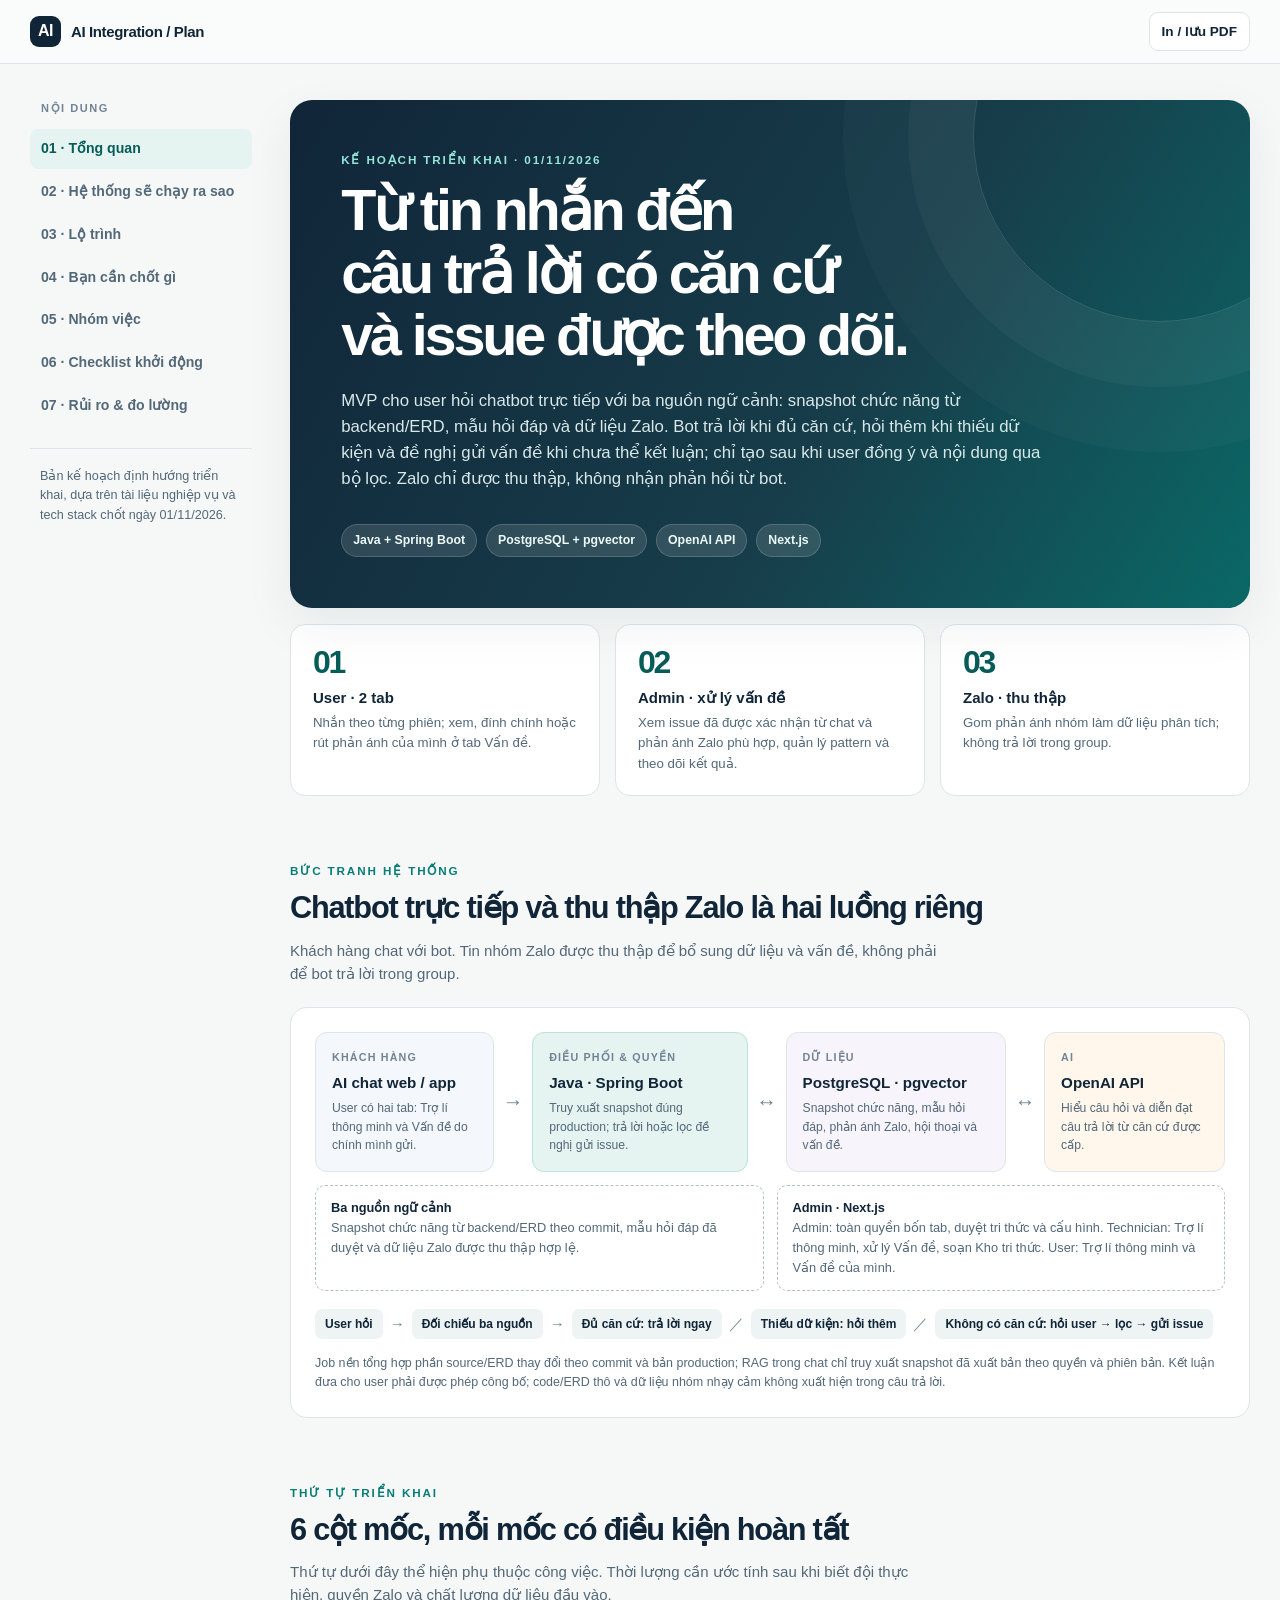
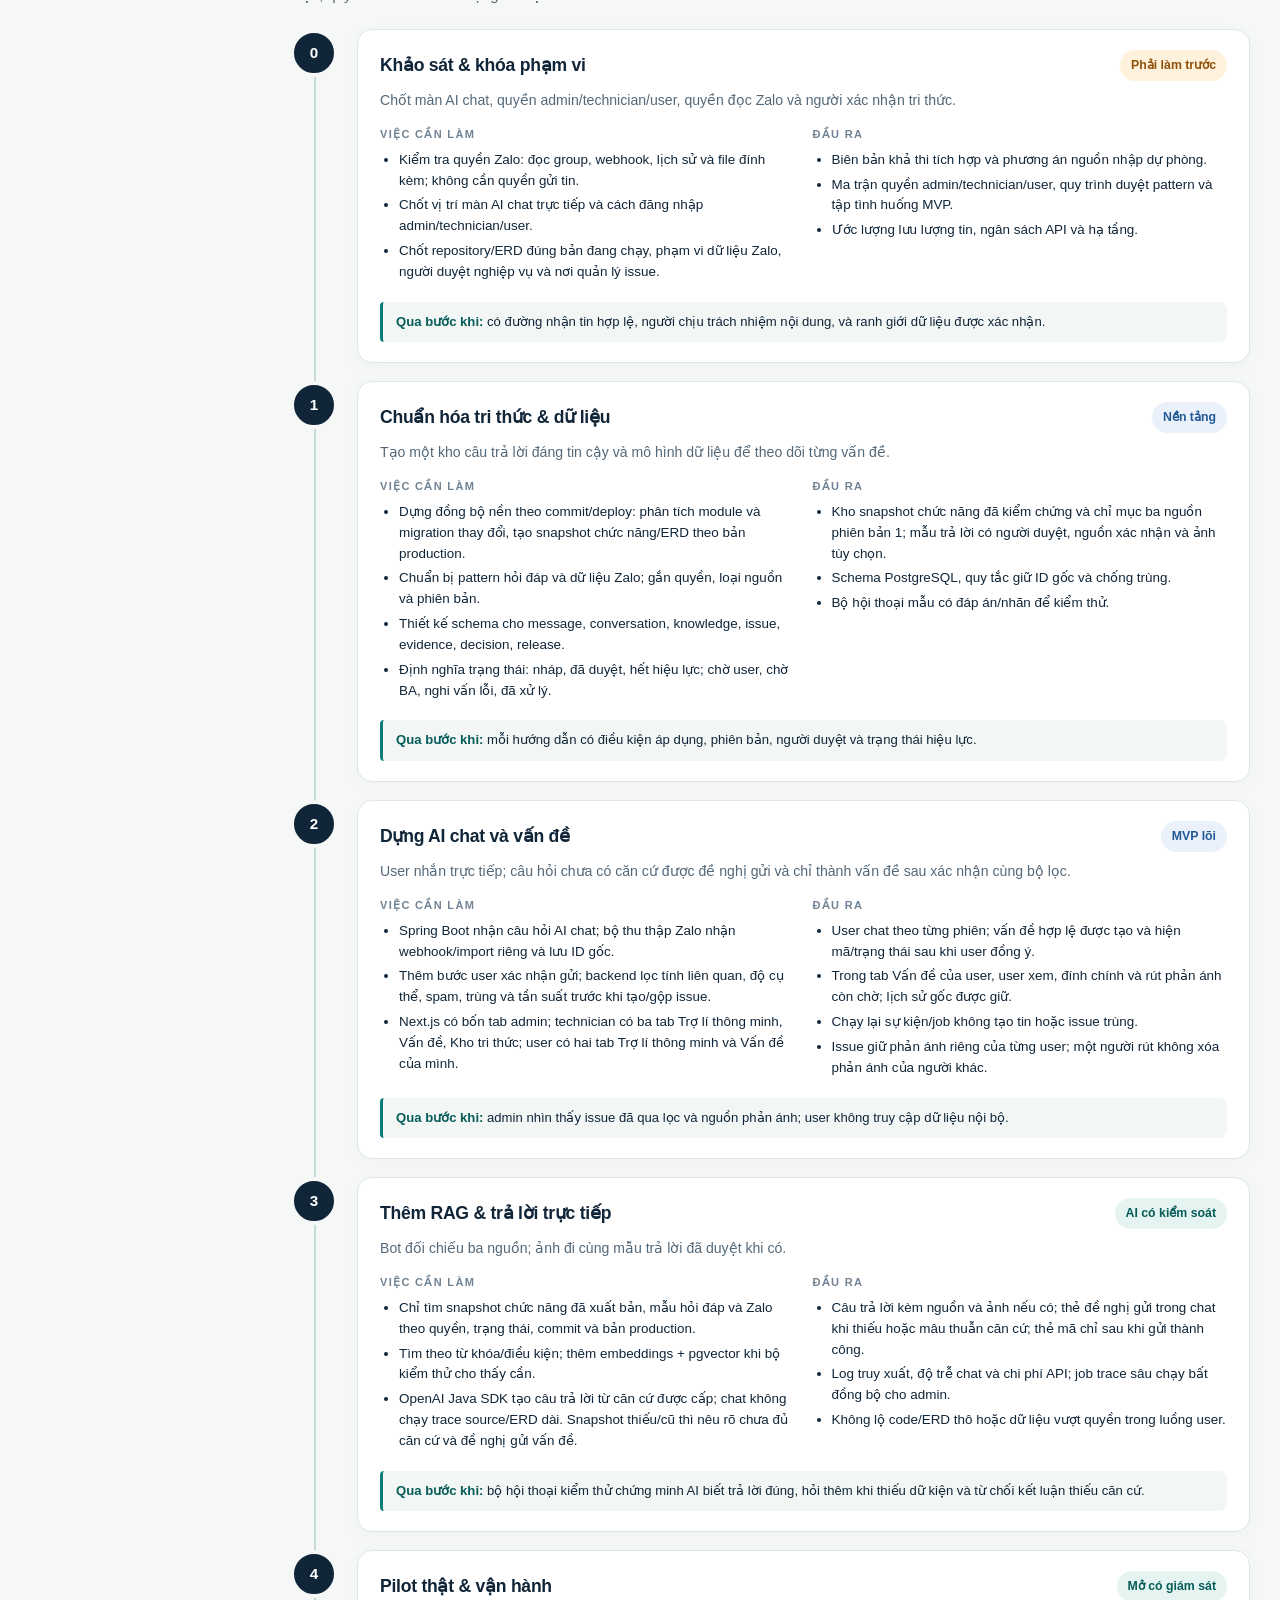
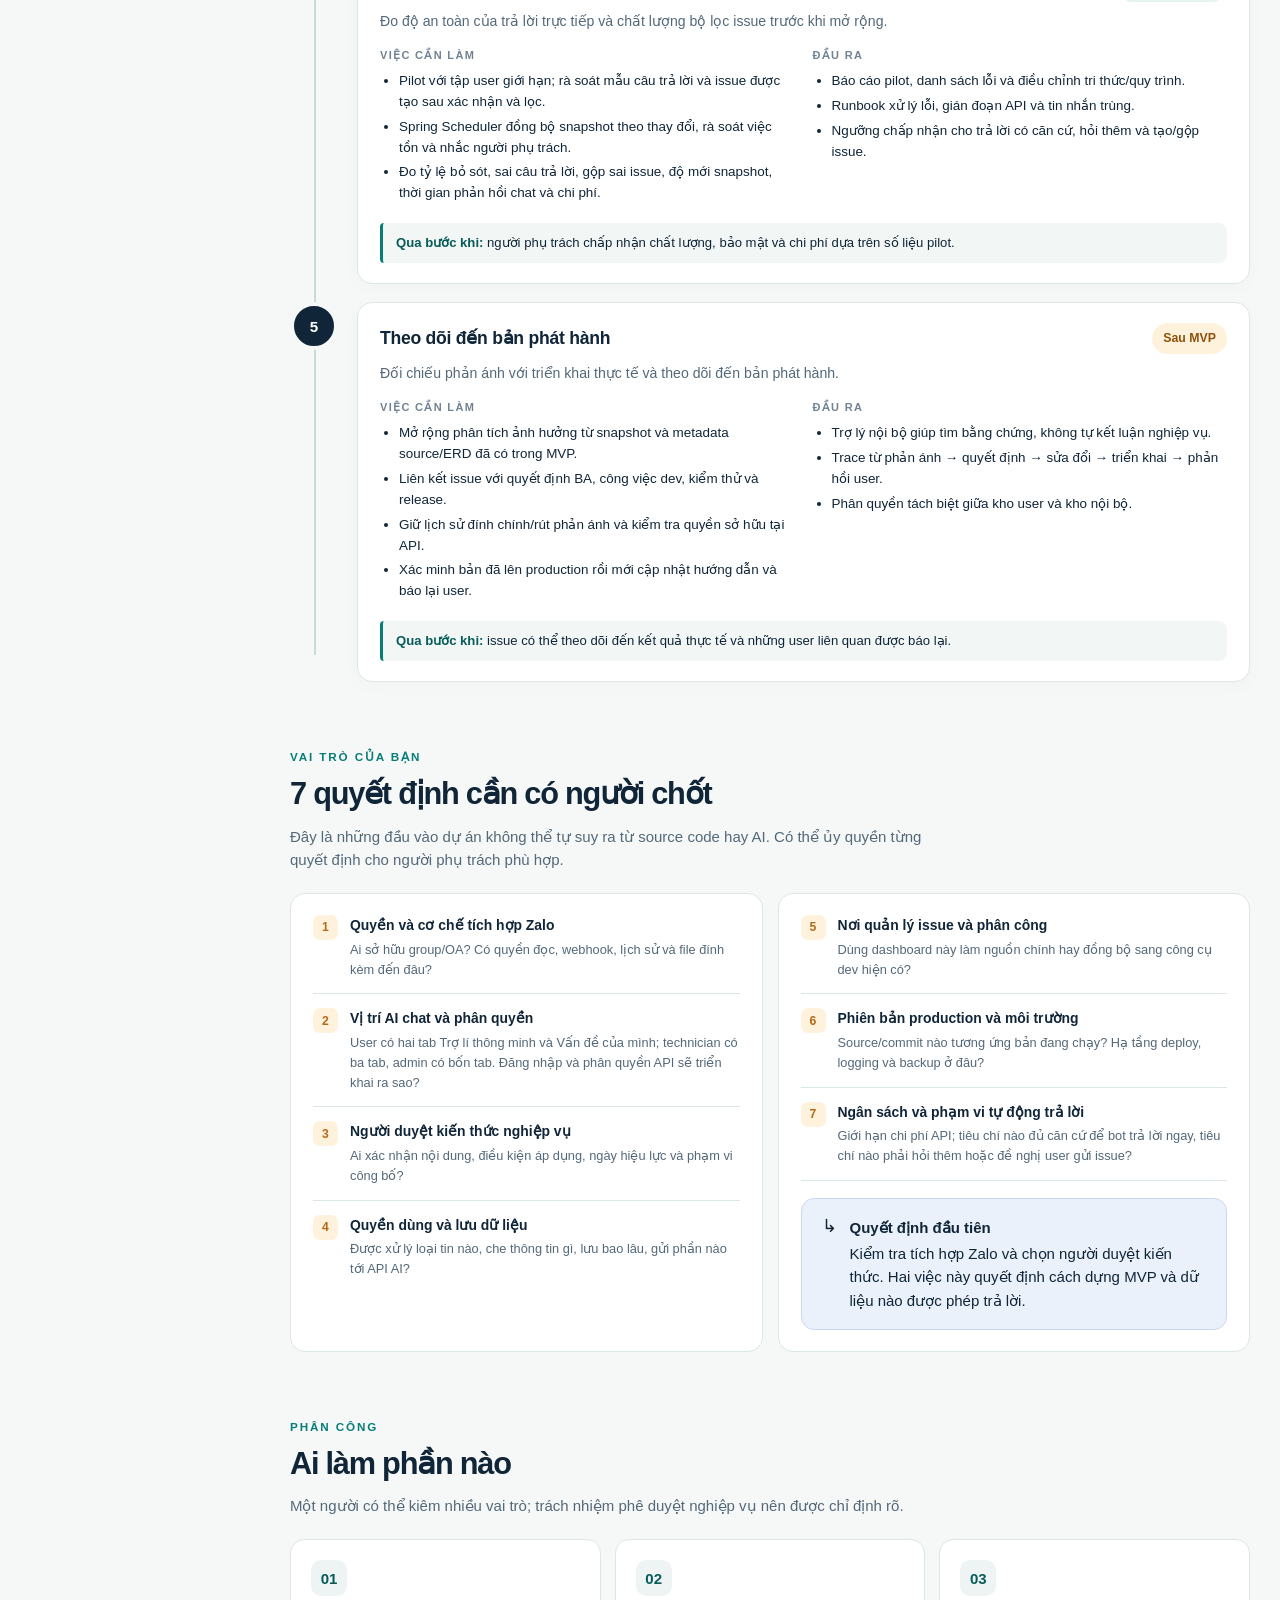
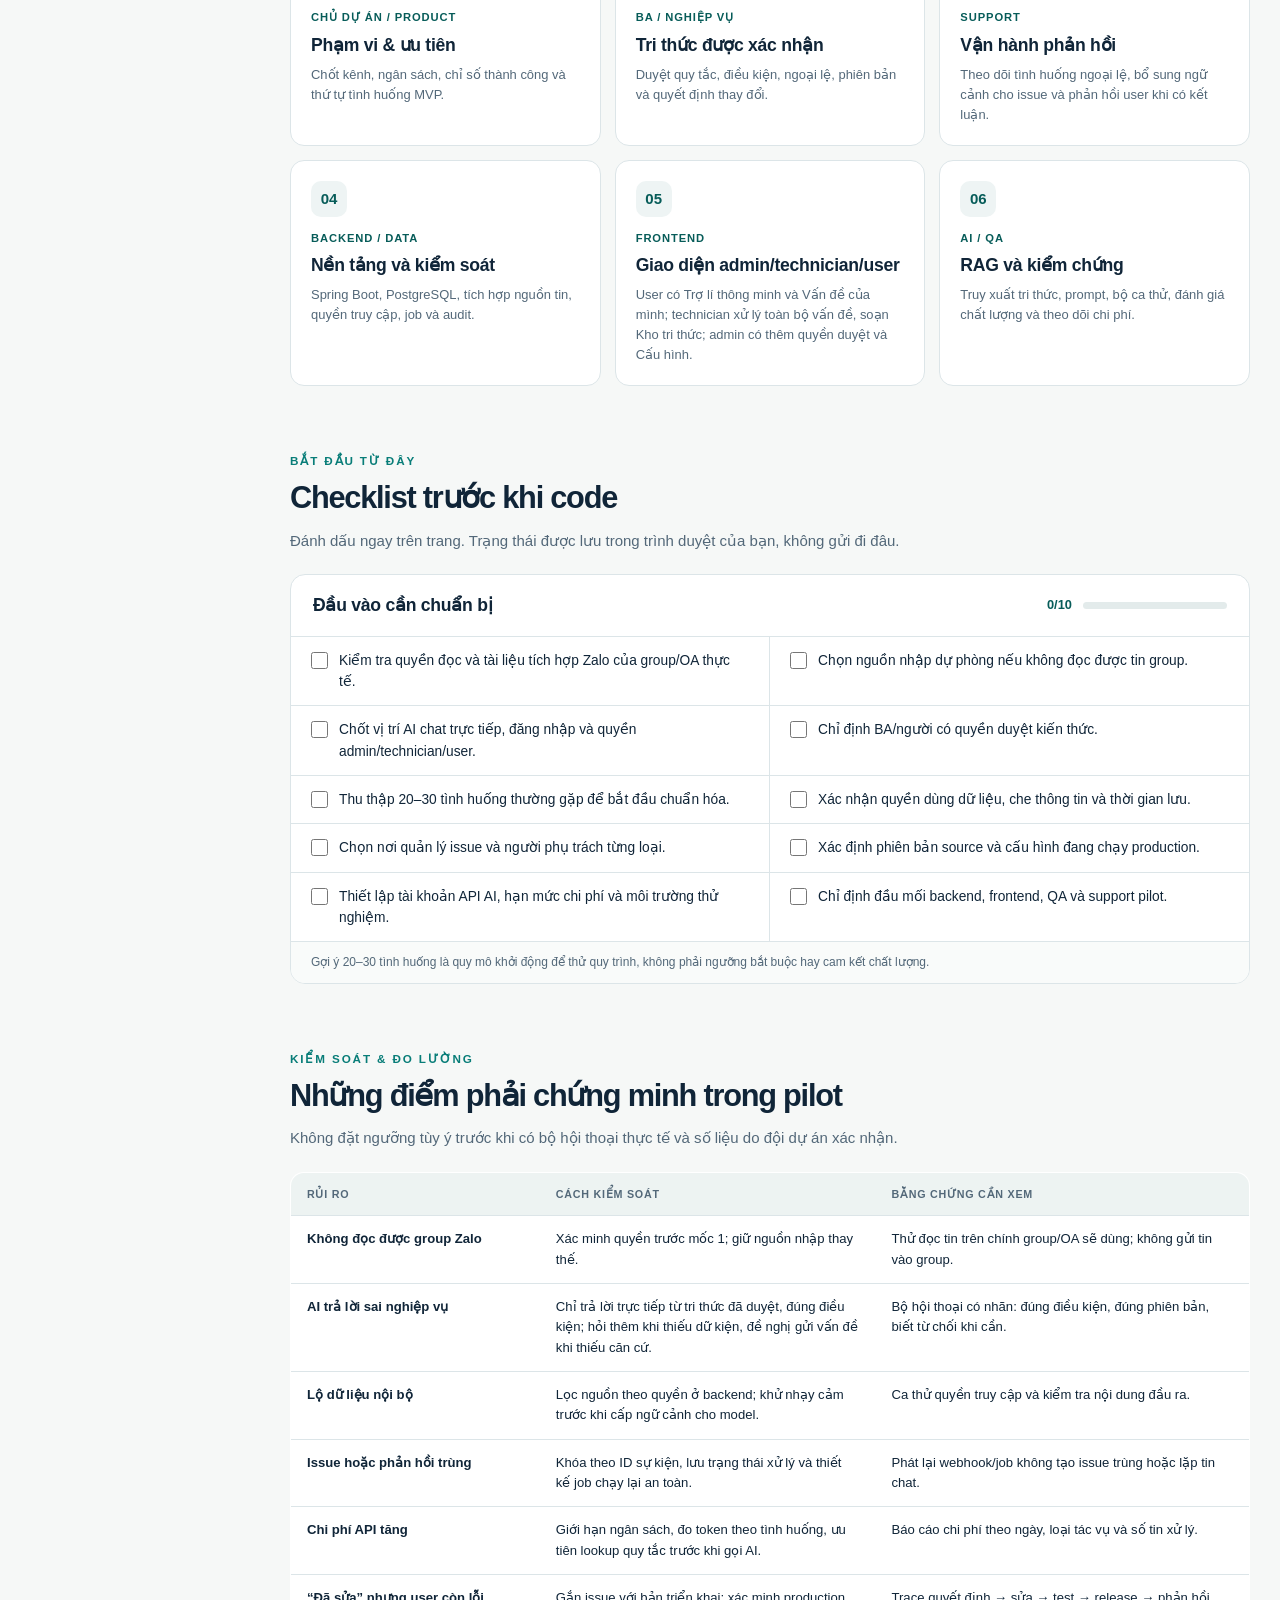
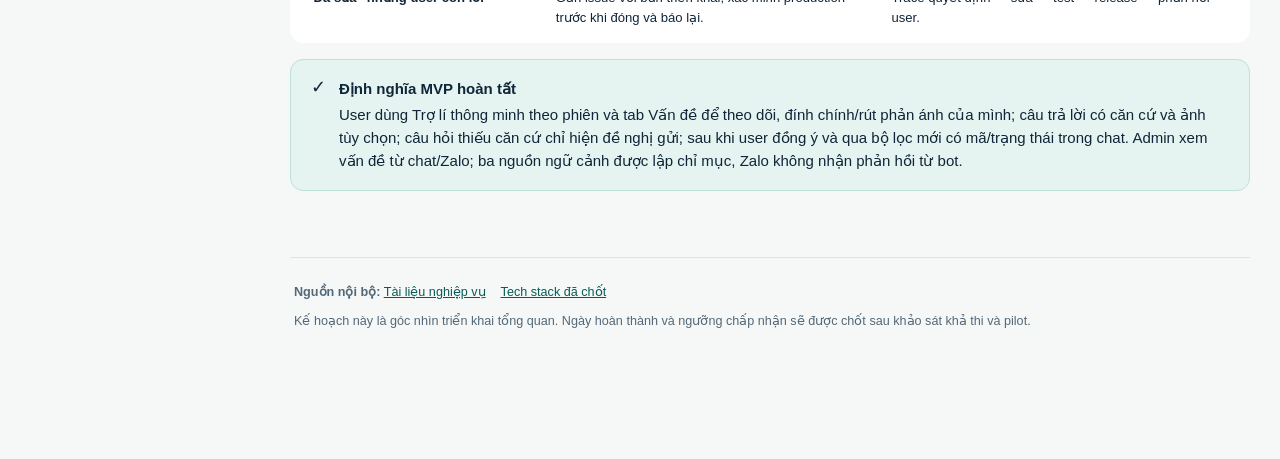
<file: docs/overview.html>
<!doctype html>
<html lang="vi">
<head>
  <meta charset="utf-8">
  <meta name="viewport" content="width=device-width, initial-scale=1">
  <meta name="color-scheme" content="light">
  <title>AI Integration — Kế hoạch triển khai tổng quan</title>
  <style>
    :root{--ink:#102538;--muted:#536879;--soft:#718394;--line:#dce5e8;--paper:#f6f8f7;--card:#fff;--teal:#087d78;--teal-dark:#075c59;--teal-soft:#e5f4f1;--amber:#b46a18;--amber-soft:#fff2dd;--blue:#235995;--blue-soft:#eaf1fa;--red:#a84941;--red-soft:#fcece9;--shadow:0 18px 50px rgba(18,41,55,.07)}
    *{box-sizing:border-box}html{scroll-behavior:smooth}body{margin:0;background:var(--paper);color:var(--ink);font:15px/1.55 ui-sans-serif,-apple-system,BlinkMacSystemFont,"Segoe UI",sans-serif}a{color:var(--teal-dark)}a:hover{text-decoration-thickness:2px}button{font:inherit}h1,h2,h3,p{margin-top:0}h1{font-size:clamp(2.1rem,4.5vw,4rem);line-height:1.08;letter-spacing:-.055em;margin-bottom:22px}h2{font-size:clamp(1.55rem,2.4vw,2.2rem);line-height:1.18;letter-spacing:-.04em;margin-bottom:12px}h3{font-size:1.1rem;line-height:1.3;letter-spacing:-.015em;margin-bottom:8px}p{margin-bottom:12px}.small{font-size:.84rem;color:var(--muted)}.eyebrow{font-size:.73rem;font-weight:800;letter-spacing:.16em;text-transform:uppercase;color:var(--teal);margin-bottom:10px}.muted{color:var(--muted)}.strong{font-weight:760;color:var(--ink)}
    .topbar{position:sticky;top:0;z-index:10;background:rgba(250,252,251,.94);backdrop-filter:blur(14px);border-bottom:1px solid var(--line)}.top-inner{max-width:1480px;margin:auto;padding:12px 30px;display:flex;align-items:center;justify-content:space-between;gap:20px}.brand{display:flex;align-items:center;gap:10px;font-weight:800;letter-spacing:-.025em;text-decoration:none;color:var(--ink)}.brand-mark{width:31px;height:31px;display:grid;place-items:center;background:var(--ink);color:#fff;border-radius:9px;font-size:1rem}.top-actions{display:flex;align-items:center;gap:10px}.top-actions button{border:1px solid var(--line);background:#fff;border-radius:9px;padding:8px 12px;color:var(--ink);cursor:pointer;font-size:.85rem;font-weight:650}.top-actions button:hover{border-color:var(--teal)}
    .layout{max-width:1480px;margin:auto;display:grid;grid-template-columns:222px minmax(0,1fr);gap:38px;padding:36px 30px 90px}.side{position:sticky;top:86px;align-self:start}.side .side-label{font-size:.69rem;text-transform:uppercase;letter-spacing:.14em;font-weight:800;color:var(--soft);margin:0 0 12px 11px}.side nav{display:grid;gap:3px}.side a{color:var(--muted);text-decoration:none;padding:9px 11px;border-radius:8px;font-size:.88rem;font-weight:600}.side a:hover,.side a.active{background:var(--teal-soft);color:var(--teal-dark)}.side-note{border-top:1px solid var(--line);margin-top:22px;padding:18px 10px 0;color:var(--muted);font-size:.79rem}.main{min-width:0}.section{scroll-margin-top:86px;margin-top:66px}.section:first-child{margin-top:0}.section-head{display:flex;align-items:end;justify-content:space-between;gap:20px;margin-bottom:22px}.section-head p{margin:0;max-width:650px;color:var(--muted)}
    .hero{background:linear-gradient(122deg,#102538 0%,#173d4a 58%,#0a6866 100%);color:#fff;border-radius:22px;padding:clamp(30px,4vw,58px);position:relative;overflow:hidden;box-shadow:var(--shadow)}.hero:after{content:"";position:absolute;width:370px;height:370px;border:1px solid rgba(255,255,255,.14);border-radius:50%;right:-95px;top:-150px;box-shadow:0 0 0 65px rgba(255,255,255,.035),0 0 0 130px rgba(255,255,255,.025);pointer-events:none}.hero .eyebrow{color:#94e4d7}.hero p{max-width:700px;color:#d8e8e9;font-size:1.05rem}.hero .hero-bottom{margin-top:32px;display:flex;flex-wrap:wrap;gap:9px}.chip{display:inline-flex;align-items:center;gap:7px;padding:6px 11px;border-radius:999px;font-size:.77rem;font-weight:740;white-space:nowrap}.chip-light{background:rgba(255,255,255,.12);color:#edf9f7;border:1px solid rgba(255,255,255,.16)}.chip-teal{background:var(--teal-soft);color:var(--teal-dark)}.chip-amber{background:var(--amber-soft);color:#905009}.chip-blue{background:var(--blue-soft);color:var(--blue)}.chip-red{background:var(--red-soft);color:var(--red)}
    .summary-grid{display:grid;grid-template-columns:repeat(3,minmax(0,1fr));gap:15px;margin-top:16px}.metric{background:var(--card);border:1px solid var(--line);border-radius:15px;padding:21px 22px}.metric .num{font-size:2rem;line-height:1;font-weight:850;letter-spacing:-.07em;color:var(--teal-dark);margin:0 0 8px}.metric .label{font-weight:740;margin-bottom:3px}.metric p{font-size:.83rem;color:var(--muted);margin:0}
    .notice{border-radius:13px;padding:17px 20px;display:flex;gap:13px;align-items:start}.notice b{display:block;margin-bottom:3px}.notice p{margin:0}.notice-amber{background:var(--amber-soft);border:1px solid #efd7a8}.notice-blue{background:var(--blue-soft);border:1px solid #c9d9ed}.notice-teal{background:var(--teal-soft);border:1px solid #bde0da}.notice-icon{font-size:1.1rem;line-height:1.2}
    .architecture{background:var(--card);border:1px solid var(--line);border-radius:17px;padding:24px;overflow:hidden}.arch-main{display:grid;grid-template-columns:1.04fr 22px 1.25fr 22px 1.28fr 22px 1.05fr;align-items:stretch;gap:8px}.arch-box{border:1px solid var(--line);border-radius:12px;padding:16px;min-height:126px}.arch-box .tag{font-size:.67rem;text-transform:uppercase;letter-spacing:.11em;font-weight:850;color:var(--soft);display:block;margin-bottom:7px}.arch-box strong{display:block;font-size:.95rem;line-height:1.25}.arch-box p{font-size:.76rem;color:var(--muted);margin:7px 0 0}.arch-box.source{background:#f4f7fb}.arch-box.core{background:var(--teal-soft);border-color:#bde0da}.arch-box.data{background:#f7f4fc}.arch-box.model{background:#fff7eb}.arrow{display:grid;place-items:center;font-size:1.3rem;color:var(--soft)}.arch-secondary{display:grid;grid-template-columns:1fr 1fr;gap:13px;margin-top:13px}.arch-secondary>div{border:1px dashed #aebfc7;border-radius:10px;padding:12px 15px;color:var(--muted);font-size:.8rem}.arch-secondary strong{color:var(--ink)}.arch-foot{font-size:.78rem;color:var(--muted);margin:15px 0 0}.flowline{display:flex;flex-wrap:wrap;gap:7px;align-items:center;margin-top:18px}.flowline span{background:#eef3f3;padding:6px 10px;border-radius:7px;font-size:.75rem;font-weight:700}.flowline i{font-style:normal;color:var(--soft)}
    .timeline{position:relative;display:grid;gap:18px}.timeline:before{content:"";position:absolute;left:24px;top:27px;bottom:27px;width:2px;background:#c5dcd8}.phase{position:relative;display:grid;grid-template-columns:50px minmax(0,1fr);gap:17px}.phase-number{z-index:1;width:48px;height:48px;display:grid;place-items:center;background:var(--ink);color:#fff;border:4px solid var(--paper);border-radius:50%;font-weight:850;font-size:.95rem}.phase-card{background:var(--card);border:1px solid var(--line);border-radius:15px;padding:20px 22px;box-shadow:0 4px 20px rgba(15,40,55,.025)}.phase-head{display:flex;align-items:center;justify-content:space-between;gap:10px;flex-wrap:wrap}.phase-head h3{margin:0}.phase-card .phase-goal{color:var(--muted);font-size:.88rem;margin:9px 0 14px}.phase-cols{display:grid;grid-template-columns:1fr 1fr;gap:18px}.phase-cols>div{min-width:0}.minihead{font-size:.69rem;text-transform:uppercase;letter-spacing:.12em;font-weight:850;color:var(--soft);margin:0 0 7px}.plainlist{margin:0;padding-left:19px;font-size:.84rem;color:var(--ink)}.plainlist li{margin:4px 0}.gate{margin-top:15px;padding:10px 13px;background:#f2f7f6;border-left:3px solid var(--teal);border-radius:4px 8px 8px 4px;font-size:.82rem}.gate strong{color:var(--teal-dark)}
    .columns{display:grid;grid-template-columns:repeat(2,minmax(0,1fr));gap:15px}.card{background:var(--card);border:1px solid var(--line);border-radius:15px;padding:21px 22px}.card p:last-child{margin-bottom:0}.card .n{display:inline-grid;place-items:center;width:26px;height:26px;border-radius:7px;background:var(--teal-soft);color:var(--teal-dark);font-size:.75rem;font-weight:850;margin-bottom:12px}.card ul{padding-left:19px;margin:8px 0 0}.card li{margin:5px 0;font-size:.86rem}.decision{display:flex;gap:12px;align-items:start;border-bottom:1px solid var(--line);padding:14px 0}.decision:first-child{padding-top:0}.decision:last-child{border:0;padding-bottom:0}.decision .dot{width:25px;height:25px;display:grid;place-items:center;flex:none;border-radius:7px;background:var(--amber-soft);color:var(--amber);font-size:.76rem;font-weight:800}.decision strong{display:block;font-size:.87rem}.decision p{font-size:.8rem;color:var(--muted);margin:3px 0 0}
    .workstreams{display:grid;grid-template-columns:repeat(3,minmax(0,1fr));gap:14px}.workstream{background:#fff;border:1px solid var(--line);border-radius:14px;padding:20px}.workstream .icon{display:grid;place-items:center;width:36px;height:36px;border-radius:10px;background:#eef4f4;color:var(--teal-dark);font-weight:850;margin-bottom:13px}.workstream p{font-size:.81rem;color:var(--muted);margin:0}.workstream .owner{font-size:.7rem;color:var(--teal-dark);font-weight:800;text-transform:uppercase;letter-spacing:.08em;margin:0 0 7px}
    .check-shell{background:#fff;border:1px solid var(--line);border-radius:15px;overflow:hidden}.check-top{padding:19px 22px;display:flex;align-items:center;justify-content:space-between;gap:18px;border-bottom:1px solid var(--line)}.check-top h3{margin:0}.progress-wrap{display:flex;align-items:center;gap:11px;min-width:180px}.progress-wrap span{font-size:.8rem;font-weight:800;color:var(--teal-dark);white-space:nowrap}.progress-track{height:7px;background:#e3ebeb;border-radius:999px;flex:1;overflow:hidden}.progress-fill{height:100%;width:0%;background:var(--teal);border-radius:999px;transition:width .2s}.check-grid{display:grid;grid-template-columns:repeat(2,minmax(0,1fr))}.check-item{display:flex;gap:11px;align-items:start;padding:13px 20px;border-bottom:1px solid var(--line);cursor:pointer;font-size:.86rem}.check-item:nth-child(odd){border-right:1px solid var(--line)}.check-item:hover{background:#f8fbfa}.check-item input{width:17px;height:17px;accent-color:var(--teal);margin:2px 0 0;flex:none}.check-item.done span{text-decoration:line-through;color:var(--soft)}.check-note{padding:11px 20px;font-size:.75rem;color:var(--muted);background:#f9fbfa}
    .risk-table{width:100%;border-collapse:collapse;background:#fff;border:1px solid var(--line);border-radius:14px;overflow:hidden}.risk-table th,.risk-table td{text-align:left;padding:13px 16px;border-bottom:1px solid var(--line);vertical-align:top;font-size:.82rem}.risk-table th{background:#edf3f2;color:var(--muted);text-transform:uppercase;letter-spacing:.07em;font-size:.67rem}.risk-table tr:last-child td{border-bottom:0}.risk-table td:first-child{font-weight:750;width:26%}.risk-table td:nth-child(2){width:35%}
    .bottom{margin-top:66px;padding:25px 4px;border-top:1px solid var(--line);color:var(--muted);font-size:.79rem}.bottom a{margin-right:15px}.legend{display:flex;gap:8px;flex-wrap:wrap;margin-top:15px}.legend .chip{font-size:.7rem}.skip{position:absolute;left:-9999px}.skip:focus{left:10px;top:10px;z-index:99;background:white;padding:10px}
    @media(max-width:1120px){.layout{grid-template-columns:185px minmax(0,1fr);gap:25px;padding:24px 20px 70px}.arch-main{grid-template-columns:repeat(4,1fr);gap:8px}.arch-main .arrow{display:none}.arch-box{min-height:145px}.workstreams{grid-template-columns:repeat(2,minmax(0,1fr))}}
    @media(max-width:800px){.top-inner{padding:11px 16px}.layout{display:block;padding:18px 16px 60px}.side{position:static;margin-bottom:18px}.side .side-label,.side-note{display:none}.side nav{display:flex;gap:5px;overflow:auto;padding-bottom:4px}.side a{white-space:nowrap}.hero{border-radius:16px}.summary-grid{grid-template-columns:1fr}.metric{display:grid;grid-template-columns:70px 1fr;align-items:center;column-gap:10px}.metric .num{grid-row:span 2;margin:0}.arch-main{grid-template-columns:repeat(2,1fr)}.arch-secondary{grid-template-columns:1fr}.section{margin-top:52px}.section-head{display:block}.phase-cols,.columns{grid-template-columns:1fr}.workstreams{grid-template-columns:1fr 1fr}.risk-table{display:block;overflow:auto}.risk-table table{min-width:620px}}
    @media(max-width:560px){.top-actions button{padding:7px 9px;font-size:.75rem}.brand span:last-child{font-size:.88rem}.hero{padding:28px 22px}.hero p{font-size:.95rem}.arch-main,.workstreams,.check-grid{grid-template-columns:1fr}.arch-box{min-height:0}.check-item:nth-child(odd){border-right:0}.phase{grid-template-columns:38px minmax(0,1fr);gap:8px}.timeline:before{left:18px}.phase-number{width:38px;height:38px;font-size:.8rem}.phase-card{padding:16px}.check-top{display:block}.progress-wrap{margin-top:10px}.metric{grid-template-columns:60px 1fr}.metric .num{font-size:1.6rem}}
    @media print{body{background:#fff;font-size:11px}.topbar,.side,.top-actions,.check-note{display:none!important}.layout{display:block;padding:0;max-width:none}.hero{background:#fff!important;color:#102538;border:1px solid #aaa;box-shadow:none;padding:20px}.hero p,.hero .eyebrow{color:#102538}.chip-light{color:#102538;border-color:#aaa}.section{break-inside:avoid;margin-top:30px}.phase-card,.card,.metric,.architecture,.workstream{box-shadow:none;break-inside:avoid}.check-item{padding:7px 12px}.bottom{margin-top:30px}a{text-decoration:none;color:inherit}}
  </style>
</head>
<body>
  <a class="skip" href="#main">Bỏ qua điều hướng</a>
  <header class="topbar"><div class="top-inner"><a class="brand" href="#overview"><span class="brand-mark">AI</span><span>AI Integration / Plan</span></a><div class="top-actions"><button type="button" id="printBtn" aria-label="In hoặc lưu PDF">In / lưu PDF</button></div></div></header>
  <div class="layout">
    <aside class="side" aria-label="Điều hướng"><p class="side-label">Nội dung</p><nav>
      <a href="#overview">01 · Tổng quan</a><a href="#architecture">02 · Hệ thống sẽ chạy ra sao</a><a href="#roadmap">03 · Lộ trình</a><a href="#decisions">04 · Bạn cần chốt gì</a><a href="#team">05 · Nhóm việc</a><a href="#checklist">06 · Checklist khởi động</a><a href="#risks">07 · Rủi ro & đo lường</a>
    </nav><div class="side-note">Bản kế hoạch định hướng triển khai, dựa trên tài liệu nghiệp vụ và tech stack chốt ngày 01/11/2026.</div></aside>
    <main class="main" id="main">
      <section class="section" id="overview">
        <div class="hero"><div class="eyebrow">Kế hoạch triển khai · 01/11/2026</div><h1>Từ tin nhắn đến<br>câu trả lời có căn cứ<br>và issue được theo dõi.</h1><p>MVP cho user hỏi chatbot trực tiếp với ba nguồn ngữ cảnh: snapshot chức năng từ backend/ERD, mẫu hỏi đáp và dữ liệu Zalo. Bot trả lời khi đủ căn cứ, hỏi thêm khi thiếu dữ kiện và đề nghị gửi vấn đề khi chưa thể kết luận; chỉ tạo sau khi user đồng ý và nội dung qua bộ lọc. Zalo chỉ được thu thập, không nhận phản hồi từ bot.</p><div class="hero-bottom"><span class="chip chip-light">Java + Spring Boot</span><span class="chip chip-light">PostgreSQL + pgvector</span><span class="chip chip-light">OpenAI API</span><span class="chip chip-light">Next.js</span></div></div>
        <div class="summary-grid">
          <div class="metric"><div class="num">01</div><div class="label">User · 2 tab</div><p>Nhắn theo từng phiên; xem, đính chính hoặc rút phản ánh của mình ở tab Vấn đề.</p></div>
          <div class="metric"><div class="num">02</div><div class="label">Admin · xử lý vấn đề</div><p>Xem issue đã được xác nhận từ chat và phản ánh Zalo phù hợp, quản lý pattern và theo dõi kết quả.</p></div>
          <div class="metric"><div class="num">03</div><div class="label">Zalo · thu thập</div><p>Gom phản ánh nhóm làm dữ liệu phân tích; không trả lời trong group.</p></div>
        </div>
      </section>

      <section class="section" id="architecture"><div class="section-head"><div><div class="eyebrow">Bức tranh hệ thống</div><h2>Chatbot trực tiếp và thu thập Zalo là hai luồng riêng</h2><p>Khách hàng chat với bot. Tin nhóm Zalo được thu thập để bổ sung dữ liệu và vấn đề, không phải để bot trả lời trong group.</p></div></div>
        <div class="architecture"><div class="arch-main" role="img" aria-label="User chat trực tiếp qua Spring Boot và kho tri thức; Zalo là nguồn dữ liệu riêng cho issue">
          <div class="arch-box source"><span class="tag">Khách hàng</span><strong>AI chat web / app</strong><p>User có hai tab: Trợ lí thông minh và Vấn đề do chính mình gửi.</p></div><div class="arrow" aria-hidden="true">→</div>
          <div class="arch-box core"><span class="tag">Điều phối & quyền</span><strong>Java · Spring Boot</strong><p>Truy xuất snapshot đúng production; trả lời hoặc lọc đề nghị gửi issue.</p></div><div class="arrow" aria-hidden="true">↔</div>
          <div class="arch-box data"><span class="tag">Dữ liệu</span><strong>PostgreSQL · pgvector</strong><p>Snapshot chức năng, mẫu hỏi đáp, phản ánh Zalo, hội thoại và vấn đề.</p></div><div class="arrow" aria-hidden="true">↔</div>
          <div class="arch-box model"><span class="tag">AI</span><strong>OpenAI API</strong><p>Hiểu câu hỏi và diễn đạt câu trả lời từ căn cứ được cấp.</p></div>
        </div><div class="arch-secondary"><div><strong>Ba nguồn ngữ cảnh</strong><br>Snapshot chức năng từ backend/ERD theo commit, mẫu hỏi đáp đã duyệt và dữ liệu Zalo được thu thập hợp lệ.</div><div><strong>Admin · Next.js</strong><br>Admin: toàn quyền bốn tab, duyệt tri thức và cấu hình. Technician: Trợ lí thông minh, xử lý Vấn đề, soạn Kho tri thức. User: Trợ lí thông minh và Vấn đề của mình.</div></div><div class="flowline" aria-label="Luồng xử lý"><span>User hỏi</span><i>→</i><span>Đối chiếu ba nguồn</span><i>→</i><span>Đủ căn cứ: trả lời ngay</span><i>／</i><span>Thiếu dữ kiện: hỏi thêm</span><i>／</i><span>Không có căn cứ: hỏi user → lọc → gửi issue</span></div><p class="arch-foot">Job nền tổng hợp phần source/ERD thay đổi theo commit và bản production; RAG trong chat chỉ truy xuất snapshot đã xuất bản theo quyền và phiên bản. Kết luận đưa cho user phải được phép công bố; code/ERD thô và dữ liệu nhóm nhạy cảm không xuất hiện trong câu trả lời.</p></div>
      </section>

      <section class="section" id="roadmap"><div class="section-head"><div><div class="eyebrow">Thứ tự triển khai</div><h2>6 cột mốc, mỗi mốc có điều kiện hoàn tất</h2><p>Thứ tự dưới đây thể hiện phụ thuộc công việc. Thời lượng cần ước tính sau khi biết đội thực hiện, quyền Zalo và chất lượng dữ liệu đầu vào.</p></div></div>
        <div class="timeline">
          <article class="phase"><div class="phase-number">0</div><div class="phase-card"><div class="phase-head"><h3>Khảo sát & khóa phạm vi</h3><span class="chip chip-amber">Phải làm trước</span></div><p class="phase-goal">Chốt màn AI chat, quyền admin/technician/user, quyền đọc Zalo và người xác nhận tri thức.</p><div class="phase-cols"><div><p class="minihead">Việc cần làm</p><ul class="plainlist"><li>Kiểm tra quyền Zalo: đọc group, webhook, lịch sử và file đính kèm; không cần quyền gửi tin.</li><li>Chốt vị trí màn AI chat trực tiếp và cách đăng nhập admin/technician/user.</li><li>Chốt repository/ERD đúng bản đang chạy, phạm vi dữ liệu Zalo, người duyệt nghiệp vụ và nơi quản lý issue.</li></ul></div><div><p class="minihead">Đầu ra</p><ul class="plainlist"><li>Biên bản khả thi tích hợp và phương án nguồn nhập dự phòng.</li><li>Ma trận quyền admin/technician/user, quy trình duyệt pattern và tập tình huống MVP.</li><li>Ước lượng lưu lượng tin, ngân sách API và hạ tầng.</li></ul></div></div><div class="gate"><strong>Qua bước khi:</strong> có đường nhận tin hợp lệ, người chịu trách nhiệm nội dung, và ranh giới dữ liệu được xác nhận.</div></div></article>
          <article class="phase"><div class="phase-number">1</div><div class="phase-card"><div class="phase-head"><h3>Chuẩn hóa tri thức & dữ liệu</h3><span class="chip chip-blue">Nền tảng</span></div><p class="phase-goal">Tạo một kho câu trả lời đáng tin cậy và mô hình dữ liệu để theo dõi từng vấn đề.</p><div class="phase-cols"><div><p class="minihead">Việc cần làm</p><ul class="plainlist"><li>Dựng đồng bộ nền theo commit/deploy: phân tích module và migration thay đổi, tạo snapshot chức năng/ERD theo bản production.</li><li>Chuẩn bị pattern hỏi đáp và dữ liệu Zalo; gắn quyền, loại nguồn và phiên bản.</li><li>Thiết kế schema cho message, conversation, knowledge, issue, evidence, decision, release.</li><li>Định nghĩa trạng thái: nháp, đã duyệt, hết hiệu lực; chờ user, chờ BA, nghi vấn lỗi, đã xử lý.</li></ul></div><div><p class="minihead">Đầu ra</p><ul class="plainlist"><li>Kho snapshot chức năng đã kiểm chứng và chỉ mục ba nguồn phiên bản 1; mẫu trả lời có người duyệt, nguồn xác nhận và ảnh tùy chọn.</li><li>Schema PostgreSQL, quy tắc giữ ID gốc và chống trùng.</li><li>Bộ hội thoại mẫu có đáp án/nhãn để kiểm thử.</li></ul></div></div><div class="gate"><strong>Qua bước khi:</strong> mỗi hướng dẫn có điều kiện áp dụng, phiên bản, người duyệt và trạng thái hiệu lực.</div></div></article>
          <article class="phase"><div class="phase-number">2</div><div class="phase-card"><div class="phase-head"><h3>Dựng AI chat và vấn đề</h3><span class="chip chip-blue">MVP lõi</span></div><p class="phase-goal">User nhắn trực tiếp; câu hỏi chưa có căn cứ được đề nghị gửi và chỉ thành vấn đề sau xác nhận cùng bộ lọc.</p><div class="phase-cols"><div><p class="minihead">Việc cần làm</p><ul class="plainlist"><li>Spring Boot nhận câu hỏi AI chat; bộ thu thập Zalo nhận webhook/import riêng và lưu ID gốc.</li><li>Thêm bước user xác nhận gửi; backend lọc tính liên quan, độ cụ thể, spam, trùng và tần suất trước khi tạo/gộp issue.</li><li>Next.js có bốn tab admin; technician có ba tab Trợ lí thông minh, Vấn đề, Kho tri thức; user có hai tab Trợ lí thông minh và Vấn đề của mình.</li></ul></div><div><p class="minihead">Đầu ra</p><ul class="plainlist"><li>User chat theo từng phiên; vấn đề hợp lệ được tạo và hiện mã/trạng thái sau khi user đồng ý.</li><li>Trong tab Vấn đề của user, user xem, đính chính và rút phản ánh còn chờ; lịch sử gốc được giữ.</li><li>Chạy lại sự kiện/job không tạo tin hoặc issue trùng.</li><li>Issue giữ phản ánh riêng của từng user; một người rút không xóa phản ánh của người khác.</li></ul></div></div><div class="gate"><strong>Qua bước khi:</strong> admin nhìn thấy issue đã qua lọc và nguồn phản ánh; user không truy cập dữ liệu nội bộ.</div></div></article>
          <article class="phase"><div class="phase-number">3</div><div class="phase-card"><div class="phase-head"><h3>Thêm RAG & trả lời trực tiếp</h3><span class="chip chip-teal">AI có kiểm soát</span></div><p class="phase-goal">Bot đối chiếu ba nguồn; ảnh đi cùng mẫu trả lời đã duyệt khi có.</p><div class="phase-cols"><div><p class="minihead">Việc cần làm</p><ul class="plainlist"><li>Chỉ tìm snapshot chức năng đã xuất bản, mẫu hỏi đáp và Zalo theo quyền, trạng thái, commit và bản production.</li><li>Tìm theo từ khóa/điều kiện; thêm embeddings + pgvector khi bộ kiểm thử cho thấy cần.</li><li>OpenAI Java SDK tạo câu trả lời từ căn cứ được cấp; chat không chạy trace source/ERD dài. Snapshot thiếu/cũ thì nêu rõ chưa đủ căn cứ và đề nghị gửi vấn đề.</li></ul></div><div><p class="minihead">Đầu ra</p><ul class="plainlist"><li>Câu trả lời kèm nguồn và ảnh nếu có; thẻ đề nghị gửi trong chat khi thiếu hoặc mâu thuẫn căn cứ; thẻ mã chỉ sau khi gửi thành công.</li><li>Log truy xuất, độ trễ chat và chi phí API; job trace sâu chạy bất đồng bộ cho admin.</li><li>Không lộ code/ERD thô hoặc dữ liệu vượt quyền trong luồng user.</li></ul></div></div><div class="gate"><strong>Qua bước khi:</strong> bộ hội thoại kiểm thử chứng minh AI biết trả lời đúng, hỏi thêm khi thiếu dữ kiện và từ chối kết luận thiếu căn cứ.</div></div></article>
          <article class="phase"><div class="phase-number">4</div><div class="phase-card"><div class="phase-head"><h3>Pilot thật & vận hành</h3><span class="chip chip-teal">Mở có giám sát</span></div><p class="phase-goal">Đo độ an toàn của trả lời trực tiếp và chất lượng bộ lọc issue trước khi mở rộng.</p><div class="phase-cols"><div><p class="minihead">Việc cần làm</p><ul class="plainlist"><li>Pilot với tập user giới hạn; rà soát mẫu câu trả lời và issue được tạo sau xác nhận và lọc.</li><li>Spring Scheduler đồng bộ snapshot theo thay đổi, rà soát việc tồn và nhắc người phụ trách.</li><li>Đo tỷ lệ bỏ sót, sai câu trả lời, gộp sai issue, độ mới snapshot, thời gian phản hồi chat và chi phí.</li></ul></div><div><p class="minihead">Đầu ra</p><ul class="plainlist"><li>Báo cáo pilot, danh sách lỗi và điều chỉnh tri thức/quy trình.</li><li>Runbook xử lý lỗi, gián đoạn API và tin nhắn trùng.</li><li>Ngưỡng chấp nhận cho trả lời có căn cứ, hỏi thêm và tạo/gộp issue.</li></ul></div></div><div class="gate"><strong>Qua bước khi:</strong> người phụ trách chấp nhận chất lượng, bảo mật và chi phí dựa trên số liệu pilot.</div></div></article>
          <article class="phase"><div class="phase-number">5</div><div class="phase-card"><div class="phase-head"><h3>Theo dõi đến bản phát hành</h3><span class="chip chip-amber">Sau MVP</span></div><p class="phase-goal">Đối chiếu phản ánh với triển khai thực tế và theo dõi đến bản phát hành.</p><div class="phase-cols"><div><p class="minihead">Việc cần làm</p><ul class="plainlist"><li>Mở rộng phân tích ảnh hưởng từ snapshot và metadata source/ERD đã có trong MVP.</li><li>Liên kết issue với quyết định BA, công việc dev, kiểm thử và release.</li><li>Giữ lịch sử đính chính/rút phản ánh và kiểm tra quyền sở hữu tại API.</li><li>Xác minh bản đã lên production rồi mới cập nhật hướng dẫn và báo lại user.</li></ul></div><div><p class="minihead">Đầu ra</p><ul class="plainlist"><li>Trợ lý nội bộ giúp tìm bằng chứng, không tự kết luận nghiệp vụ.</li><li>Trace từ phản ánh → quyết định → sửa đổi → triển khai → phản hồi user.</li><li>Phân quyền tách biệt giữa kho user và kho nội bộ.</li></ul></div></div><div class="gate"><strong>Qua bước khi:</strong> issue có thể theo dõi đến kết quả thực tế và những user liên quan được báo lại.</div></div></article>
        </div>
      </section>

      <section class="section" id="decisions"><div class="section-head"><div><div class="eyebrow">Vai trò của bạn</div><h2>7 quyết định cần có người chốt</h2><p>Đây là những đầu vào dự án không thể tự suy ra từ source code hay AI. Có thể ủy quyền từng quyết định cho người phụ trách phù hợp.</p></div></div>
        <div class="columns"><div class="card"><div class="decision"><span class="dot">1</span><div><strong>Quyền và cơ chế tích hợp Zalo</strong><p>Ai sở hữu group/OA? Có quyền đọc, webhook, lịch sử và file đính kèm đến đâu?</p></div></div><div class="decision"><span class="dot">2</span><div><strong>Vị trí AI chat và phân quyền</strong><p>User có hai tab Trợ lí thông minh và Vấn đề của mình; technician có ba tab, admin có bốn tab. Đăng nhập và phân quyền API sẽ triển khai ra sao?</p></div></div><div class="decision"><span class="dot">3</span><div><strong>Người duyệt kiến thức nghiệp vụ</strong><p>Ai xác nhận nội dung, điều kiện áp dụng, ngày hiệu lực và phạm vi công bố?</p></div></div><div class="decision"><span class="dot">4</span><div><strong>Quyền dùng và lưu dữ liệu</strong><p>Được xử lý loại tin nào, che thông tin gì, lưu bao lâu, gửi phần nào tới API AI?</p></div></div></div>
        <div class="card"><div class="decision"><span class="dot">5</span><div><strong>Nơi quản lý issue và phân công</strong><p>Dùng dashboard này làm nguồn chính hay đồng bộ sang công cụ dev hiện có?</p></div></div><div class="decision"><span class="dot">6</span><div><strong>Phiên bản production và môi trường</strong><p>Source/commit nào tương ứng bản đang chạy? Hạ tầng deploy, logging và backup ở đâu?</p></div></div><div class="decision"><span class="dot">7</span><div><strong>Ngân sách và phạm vi tự động trả lời</strong><p>Giới hạn chi phí API; tiêu chí nào đủ căn cứ để bot trả lời ngay, tiêu chí nào phải hỏi thêm hoặc đề nghị user gửi issue?</p></div></div><div class="notice notice-blue" style="margin-top:17px"><span class="notice-icon">↳</span><div><b>Quyết định đầu tiên</b><p>Kiểm tra tích hợp Zalo và chọn người duyệt kiến thức. Hai việc này quyết định cách dựng MVP và dữ liệu nào được phép trả lời.</p></div></div></div></div>
      </section>

      <section class="section" id="team"><div class="section-head"><div><div class="eyebrow">Phân công</div><h2>Ai làm phần nào</h2><p>Một người có thể kiêm nhiều vai trò; trách nhiệm phê duyệt nghiệp vụ nên được chỉ định rõ.</p></div></div><div class="workstreams">
        <div class="workstream"><div class="icon">01</div><p class="owner">Chủ dự án / Product</p><h3>Phạm vi & ưu tiên</h3><p>Chốt kênh, ngân sách, chỉ số thành công và thứ tự tình huống MVP.</p></div>
        <div class="workstream"><div class="icon">02</div><p class="owner">BA / Nghiệp vụ</p><h3>Tri thức được xác nhận</h3><p>Duyệt quy tắc, điều kiện, ngoại lệ, phiên bản và quyết định thay đổi.</p></div>
        <div class="workstream"><div class="icon">03</div><p class="owner">Support</p><h3>Vận hành phản hồi</h3><p>Theo dõi tình huống ngoại lệ, bổ sung ngữ cảnh cho issue và phản hồi user khi có kết luận.</p></div>
        <div class="workstream"><div class="icon">04</div><p class="owner">Backend / Data</p><h3>Nền tảng và kiểm soát</h3><p>Spring Boot, PostgreSQL, tích hợp nguồn tin, quyền truy cập, job và audit.</p></div>
        <div class="workstream"><div class="icon">05</div><p class="owner">Frontend</p><h3>Giao diện admin/technician/user</h3><p>User có Trợ lí thông minh và Vấn đề của mình; technician xử lý toàn bộ vấn đề, soạn Kho tri thức; admin có thêm quyền duyệt và Cấu hình.</p></div>
        <div class="workstream"><div class="icon">06</div><p class="owner">AI / QA</p><h3>RAG và kiểm chứng</h3><p>Truy xuất tri thức, prompt, bộ ca thử, đánh giá chất lượng và theo dõi chi phí.</p></div>
      </div></section>

      <section class="section" id="checklist"><div class="section-head"><div><div class="eyebrow">Bắt đầu từ đây</div><h2>Checklist trước khi code</h2><p>Đánh dấu ngay trên trang. Trạng thái được lưu trong trình duyệt của bạn, không gửi đi đâu.</p></div></div><div class="check-shell"><div class="check-top"><h3>Đầu vào cần chuẩn bị</h3><div class="progress-wrap"><span id="progressText">0/10</span><div class="progress-track" aria-hidden="true"><div id="progressFill" class="progress-fill"></div></div></div></div><div class="check-grid" id="checkGrid">
        <label class="check-item"><input type="checkbox" data-key="zalo"><span>Kiểm tra quyền đọc và tài liệu tích hợp Zalo của group/OA thực tế.</span></label>
        <label class="check-item"><input type="checkbox" data-key="fallback"><span>Chọn nguồn nhập dự phòng nếu không đọc được tin group.</span></label>
        <label class="check-item"><input type="checkbox" data-key="channel"><span>Chốt vị trí AI chat trực tiếp, đăng nhập và quyền admin/technician/user.</span></label>
        <label class="check-item"><input type="checkbox" data-key="approver"><span>Chỉ định BA/người có quyền duyệt kiến thức.</span></label>
        <label class="check-item"><input type="checkbox" data-key="patterns"><span>Thu thập 20–30 tình huống thường gặp để bắt đầu chuẩn hóa.</span></label>
        <label class="check-item"><input type="checkbox" data-key="data"><span>Xác nhận quyền dùng dữ liệu, che thông tin và thời gian lưu.</span></label>
        <label class="check-item"><input type="checkbox" data-key="issue"><span>Chọn nơi quản lý issue và người phụ trách từng loại.</span></label>
        <label class="check-item"><input type="checkbox" data-key="production"><span>Xác định phiên bản source và cấu hình đang chạy production.</span></label>
        <label class="check-item"><input type="checkbox" data-key="api"><span>Thiết lập tài khoản API AI, hạn mức chi phí và môi trường thử nghiệm.</span></label>
        <label class="check-item"><input type="checkbox" data-key="team"><span>Chỉ định đầu mối backend, frontend, QA và support pilot.</span></label>
      </div><div class="check-note">Gợi ý 20–30 tình huống là quy mô khởi động để thử quy trình, không phải ngưỡng bắt buộc hay cam kết chất lượng.</div></div></section>

      <section class="section" id="risks"><div class="section-head"><div><div class="eyebrow">Kiểm soát & đo lường</div><h2>Những điểm phải chứng minh trong pilot</h2><p>Không đặt ngưỡng tùy ý trước khi có bộ hội thoại thực tế và số liệu do đội dự án xác nhận.</p></div></div>
        <table class="risk-table"><thead><tr><th>Rủi ro</th><th>Cách kiểm soát</th><th>Bằng chứng cần xem</th></tr></thead><tbody>
          <tr><td>Không đọc được group Zalo</td><td>Xác minh quyền trước mốc 1; giữ nguồn nhập thay thế.</td><td>Thử đọc tin trên chính group/OA sẽ dùng; không gửi tin vào group.</td></tr>
          <tr><td>AI trả lời sai nghiệp vụ</td><td>Chỉ trả lời trực tiếp từ tri thức đã duyệt, đúng điều kiện; hỏi thêm khi thiếu dữ kiện, đề nghị gửi vấn đề khi thiếu căn cứ.</td><td>Bộ hội thoại có nhãn: đúng điều kiện, đúng phiên bản, biết từ chối khi cần.</td></tr>
          <tr><td>Lộ dữ liệu nội bộ</td><td>Lọc nguồn theo quyền ở backend; khử nhạy cảm trước khi cấp ngữ cảnh cho model.</td><td>Ca thử quyền truy cập và kiểm tra nội dung đầu ra.</td></tr>
          <tr><td>Issue hoặc phản hồi trùng</td><td>Khóa theo ID sự kiện, lưu trạng thái xử lý và thiết kế job chạy lại an toàn.</td><td>Phát lại webhook/job không tạo issue trùng hoặc lặp tin chat.</td></tr>
          <tr><td>Chi phí API tăng</td><td>Giới hạn ngân sách, đo token theo tình huống, ưu tiên lookup quy tắc trước khi gọi AI.</td><td>Báo cáo chi phí theo ngày, loại tác vụ và số tin xử lý.</td></tr>
          <tr><td>“Đã sửa” nhưng user còn lỗi</td><td>Gắn issue với bản triển khai; xác minh production trước khi đóng và báo lại.</td><td>Trace quyết định → sửa → test → release → phản hồi user.</td></tr>
        </tbody></table><div class="notice notice-teal" style="margin-top:16px"><span class="notice-icon">✓</span><div><b>Định nghĩa MVP hoàn tất</b><p>User dùng Trợ lí thông minh theo phiên và tab Vấn đề để theo dõi, đính chính/rút phản ánh của mình; câu trả lời có căn cứ và ảnh tùy chọn; câu hỏi thiếu căn cứ chỉ hiện đề nghị gửi; sau khi user đồng ý và qua bộ lọc mới có mã/trạng thái trong chat. Admin xem vấn đề từ chat/Zalo; ba nguồn ngữ cảnh được lập chỉ mục, Zalo không nhận phản hồi từ bot.</p></div></div>
      </section>
      <footer class="bottom"><div><strong>Nguồn nội bộ:</strong> <a href="nghiep-vu.md">Tài liệu nghiệp vụ</a><a href="tech-stack.md">Tech stack đã chốt</a></div><p style="margin-top:10px">Kế hoạch này là góc nhìn triển khai tổng quan. Ngày hoàn thành và ngưỡng chấp nhận sẽ được chốt sau khảo sát khả thi và pilot.</p></footer>
    </main>
  </div>
  <script>
    (function(){
      const key='ai-integration-plan-v1';
      const boxes=[...document.querySelectorAll('#checkGrid input[type="checkbox"]')];
      let saved={};try{saved=JSON.parse(localStorage.getItem(key)||'{}')}catch(e){}
      const text=document.getElementById('progressText');const fill=document.getElementById('progressFill');
      function update(){let count=0;const state={};boxes.forEach(box=>{const done=box.checked;state[box.dataset.key]=done;box.closest('label').classList.toggle('done',done);if(done)count++});text.textContent=count+'/'+boxes.length;fill.style.width=(count/boxes.length*100)+'%';try{localStorage.setItem(key,JSON.stringify(state))}catch(e){}}
      boxes.forEach(box=>{box.checked=!!saved[box.dataset.key];box.addEventListener('change',update)});update();
      document.getElementById('printBtn').addEventListener('click',()=>window.print());
      const links=[...document.querySelectorAll('.side nav a')];
      if('IntersectionObserver' in window){const observer=new IntersectionObserver(entries=>{const visible=entries.filter(e=>e.isIntersecting).sort((a,b)=>a.boundingClientRect.top-b.boundingClientRect.top)[0];if(visible){links.forEach(link=>link.classList.toggle('active',link.getAttribute('href')==='#'+visible.target.id))}},{rootMargin:'-15% 0px -68% 0px',threshold:0});document.querySelectorAll('main section[id]').forEach(s=>observer.observe(s))}
    })();
  </script>
</body>
</html>
</file>
<file: assets/css/app.css>
:root{--ground:#F3F6F7;--surface:#fff;--raised:#f5f7f7;--active:#E7F2F3;--border:#e8eaec;--rule:#f0f1f2;--control:#cdced1;--text:#18343B;--muted:#596B73;--accent:#176B75;--positive:#1e704e;--negative:#ab3036;--gap:24px;font-family:'IBM Plex Sans','Segoe UI',sans-serif;color:var(--text);font-size:14px;font-variant-numeric:tabular-nums}
*{box-sizing:border-box}body{margin:0;background:var(--ground)}button,input,textarea,select{font:inherit;color:inherit}button,a,input,select,textarea{-webkit-tap-highlight-color:transparent}button{cursor:pointer}button{display:inline-flex;justify-content:center;align-items:center;gap:8px;min-height:36px;padding:7px 12px;background:#fff;border:1px solid var(--control);border-radius:6px;font-weight:500}button:hover{background:var(--raised);border-color:#8b999b}button:active{transform:translateY(1px)}button:disabled{cursor:not-allowed;color:var(--muted);background:#eef0f0}button:focus-visible,a:focus-visible,input:focus-visible,textarea:focus-visible,select:focus-visible{outline:3px solid #176B75;outline-offset:3px}.primary{color:#fff;background:#176B75;border-color:#176B75}.primary:hover{background:#125760;color:#fff}.ghost{border-color:transparent;background:transparent}.danger{color:var(--negative)}.icon-button{width:36px;padding:6px;flex-shrink:0}.icon{width:18px;height:18px;flex-shrink:0;fill:none;stroke:currentColor;stroke-width:1.6;stroke-linecap:round;stroke-linejoin:round}a{color:var(--accent)}h1,h2,h3,p{margin:0}h1{font-size:24px;line-height:1.3;font-weight:600;letter-spacing:-.025em}h2{font-size:16px;font-weight:600;line-height:1.5}h3{font-size:14px;font-weight:600}p{line-height:1.6}.muted,.meta{color:var(--muted)}.meta{font-size:12px}.sidebar{position:fixed;inset:0 auto 0 0;width:228px;padding:25px 16px 16px;display:flex;flex-direction:column;z-index:25;background:var(--ground)}.brand{display:flex;align-items:center;gap:10px;font-size:18px;font-weight:600;letter-spacing:-.5px;padding:0 8px}.brand svg{width:30px;height:32px;color:var(--accent)}.workspace{margin:24px 8px 20px;padding-bottom:20px;border-bottom:1px solid #dce4e4}.workspace strong{display:block;font-weight:500}.workspace .meta{display:block;margin-top:3px}.sidebar nav{display:grid;gap:5px}.nav-item{justify-content:flex-start;border:0;min-height:42px;padding:10px 12px;background:transparent;color:#48585a;font-weight:400}.nav-item.active{background:var(--active);color:var(--text);font-weight:600}.nav-count{margin-left:auto;font-size:12px;min-width:21px;text-align:center;background:#fff;border-radius:4px}.sidebar-bottom{margin-top:auto}.source-health{margin:24px 8px;padding:15px 0;border-top:1px solid #dce4e4;font-size:12px}.health{display:flex;align-items:center;gap:7px;color:var(--positive)}.dot{width:6px;height:6px;display:inline-block;border-radius:50%;background:currentColor;flex-shrink:0}.account{border-top:1px solid #dce4e4;padding:16px 4px 0}.account label{display:block;font-size:12px;color:var(--muted);margin-bottom:8px}.account select{width:100%;font-size:13px}.profile{display:flex;gap:9px;align-items:center;margin-top:14px}.avatar{width:32px;height:32px;background:#dce9e7;border-radius:50%;display:inline-grid;place-items:center;color:#28564b;font-size:12px;font-weight:600;flex-shrink:0}.topbar{height:64px;margin-left:228px;display:flex;align-items:center;justify-content:space-between;padding:0 30px 0 24px;gap:16px}.breadcrumb{font-size:13px;display:flex;gap:12px;align-items:center;color:var(--muted)}.breadcrumb span:last-child{color:var(--text)}.demo-label{font-size:12px;color:var(--muted)}.sheet{margin:0 8px 8px 228px;min-height:calc(100vh - 72px);background:#fff;border:1px solid var(--border);border-radius:16px;padding:28px 28px 24px;outline:none}.page-head{display:flex;justify-content:space-between;align-items:center;gap:16px;margin-bottom:24px}.page-head p{margin-top:6px;color:var(--muted)}.actions{display:flex;align-items:center;gap:8px;flex-wrap:wrap}.notice{padding:12px 16px;background:#F0F7F8;border:1px solid #D6E7EA;border-radius:8px;display:flex;align-items:center;gap:12px;margin-bottom:24px;font-size:13px}.notice p{flex:1}.notice .icon{color:var(--accent)}.tabs{display:flex;gap:24px;border-bottom:1px solid var(--border);margin-bottom:24px;overflow:auto}.tabs button{border:0;border-radius:0;padding:12px 0;background:none;white-space:nowrap;color:var(--muted);font-weight:400;position:relative}.tabs button.selected{color:var(--text);font-weight:600}.tabs button.selected:after{content:'';position:absolute;bottom:0;left:0;right:0;height:2px;background:var(--accent)}.count{margin-left:6px;font-size:12px;color:var(--muted)}.metrics{display:grid;grid-template-columns:repeat(4,1fr);border-bottom:1px solid var(--border);padding-bottom:24px;margin-bottom:24px}.metric{padding:0 24px;border-right:1px solid var(--border)}.metric:first-child{padding-left:0}.metric:last-child{border-right:0}.metric span{display:block;font-size:12px;color:var(--muted);margin-bottom:8px}.metric strong{font-size:28px;font-weight:400;line-height:1}.metric small{display:block;color:var(--muted);font-size:12px;margin-top:8px}.toolbar{display:flex;align-items:center;gap:12px;margin-bottom:16px;flex-wrap:wrap}.search{position:relative;flex:1;min-width:150px;max-width:340px}.search .icon{position:absolute;left:10px;top:10px;color:var(--muted)}.search input{padding-left:36px;width:100%}input,select,textarea{border:1px solid var(--control);border-radius:6px;min-height:38px;background:#fff;padding:8px 10px}input::placeholder,textarea::placeholder{color:var(--muted)}textarea{resize:vertical;width:100%;line-height:1.6}label{font-weight:500}.toolbar .result{margin-left:auto;font-size:12px;color:var(--muted)}
/* Desktop grid: available width = list + 24px gutter + 304px evidence rail. */
.work-grid{display:grid;grid-template-columns:minmax(0,1fr) 304px;gap:24px;align-items:start}.panel{border:1px solid var(--border);border-radius:8px;overflow:hidden}.panel-head{padding:16px 18px;display:flex;align-items:center;justify-content:space-between;gap:12px;border-bottom:1px solid var(--rule)}.issue-row{display:block;width:100%;border:0;border-radius:0;border-bottom:1px solid var(--rule);text-align:left;padding:17px 18px;background:#fff;font-weight:400}.issue-row:last-child{border-bottom:0}.issue-row:hover{background:#fafbfb}.issue-row.selected{background:#f0f5f5}.row-top,.row-bottom{display:flex;align-items:center;justify-content:space-between;gap:12px}.row-top{margin-bottom:7px}.row-title{font-weight:500;line-height:1.5}.row-id{font-size:12px;color:var(--muted);white-space:nowrap}.row-bottom{font-size:12px;color:var(--muted)}.row-meta{display:flex;align-items:center;gap:8px;flex-wrap:wrap}.status{display:inline-flex;align-items:center;gap:5px;font-size:12px;font-weight:500;padding:3px 7px;border-radius:4px;background:#eff1f2;color:#4b5c60;white-space:nowrap;flex-shrink:0}.status.waiting{background:#fff5de;color:#80530b}.status.working{background:#e9f2f6;color:#255d73}.status.done{background:#e9f5ee;color:#256347}.status.withdrawn{background:#f0f0f0;color:#596B73}.rail{display:grid;gap:24px}.rail-content{padding:16px 18px}.key-value{display:flex;justify-content:space-between;gap:12px;margin-bottom:12px;font-size:13px}.key-value:last-child{margin-bottom:0}.key-value span:first-child{color:var(--muted)}.rail h3{margin-bottom:8px}.rail p{font-size:13px}.source-item{display:flex;gap:10px;align-items:flex-start;padding:12px 0;border-bottom:1px solid var(--rule)}.source-item:last-child{border-bottom:0;padding-bottom:0}.source-item:first-child{padding-top:0}.source-item .icon{margin-top:2px;color:var(--muted)}.source-item strong{font-size:13px;font-weight:500;display:block;margin-bottom:3px}.footnote{font-size:12px;color:var(--muted);margin-top:20px;display:flex;gap:8px;align-items:center}.empty{padding:40px 24px;text-align:center}.empty h2{margin-bottom:8px}.empty p{color:var(--muted);margin-bottom:16px}.back{margin-bottom:20px}.detail-layout{display:grid;grid-template-columns:minmax(0,1fr) 304px;gap:24px}.detail-body{padding:20px}.detail-body h2{margin-bottom:12px}.detail-body p{font-size:14px}.detail-block{padding-bottom:24px;margin-bottom:24px;border-bottom:1px solid var(--rule)}.detail-block:last-child{padding:0;margin:0;border:0}.timeline{margin-top:16px;display:grid;gap:20px}.event{padding-left:18px;border-left:2px solid #d7e5e5}.event .meta{margin-top:6px}.field{display:grid;gap:8px;margin-bottom:16px}.field input,.field select{width:100%}.inline-note{font-size:12px;color:var(--muted);margin:8px 0 16px}.chat-layout{display:grid;grid-template-columns:minmax(0,1fr) 280px;gap:24px}.chat-sessions{display:flex;gap:8px;overflow:auto;margin-bottom:20px;padding-bottom:4px}.chat-sessions button{white-space:nowrap;font-size:12px}.chat-sessions button.selected{background:var(--active)}.chat-box{border:1px solid var(--border);border-radius:8px;display:flex;flex-direction:column;min-height:540px}.chat-title{display:flex;justify-content:space-between;align-items:center;padding:16px 20px;border-bottom:1px solid var(--rule)}.messages{padding:24px;flex:1;max-height:490px;overflow:auto;display:grid;gap:24px;align-content:start;scroll-behavior:smooth}.message{display:flex;gap:12px;align-items:flex-start}.message .avatar{width:28px;height:28px}.message.bot .avatar{background:#E7F2F3;color:var(--accent)}.message-content{min-width:0;flex:1}.message-author{font-size:12px;font-weight:600;margin-bottom:7px}.message-content p{white-space:pre-wrap;overflow-wrap:anywhere}.message.user{margin-left:48px;background:var(--raised);padding:14px;border-radius:8px}.message.user .avatar{display:none}.citation{display:inline-flex;gap:6px;align-items:center;margin-top:12px;color:var(--accent);font-size:12px;background:#F0F7F8;border:1px solid #D6E7EA;min-height:30px;padding:5px 8px}.composer{padding:16px 20px;border-top:1px solid var(--rule)}.composer textarea{min-height:76px;border:0;padding:0;resize:none;outline-offset:5px}.composer-bottom{display:flex;align-items:center;justify-content:space-between;gap:12px;margin-top:8px}.composer-bottom small{font-size:12px;color:var(--muted)}.suggestions{display:grid;gap:8px;margin-top:16px}.suggestions button{font-size:13px;text-align:left;justify-content:flex-start;font-weight:400}.knowledge-grid{display:grid;grid-template-columns:minmax(0,1fr) 304px;gap:24px}.knowledge-row{padding:20px;border-bottom:1px solid var(--rule);display:flex;align-items:center;gap:16px}.knowledge-row:last-child{border:0}.knowledge-info{flex:1;min-width:0}.knowledge-info h2{font-size:14px;margin-bottom:8px}.knowledge-info p{font-size:13px;color:var(--muted)}.settings{max-width:1000px}.setting-row{display:grid;grid-template-columns:1fr 1.2fr;gap:40px;padding:24px 0;border-bottom:1px solid var(--border)}.setting-row:first-child{padding-top:0}.setting-row>div>p{margin-top:8px;color:var(--muted);font-size:13px}.setting-well{background:var(--raised);padding:20px;border-radius:8px}.setting-well p{font-size:13px}.setting-well .health{margin-bottom:12px}.check{display:flex;gap:10px;align-items:flex-start;margin-bottom:12px;font-weight:400;font-size:13px}.check input{min-height:0;accent-color:var(--accent);margin-top:3px}.setting-preview{font-size:12px!important;padding:12px;background:white;border-radius:6px}.menu{display:none}dialog{padding:0;border:1px solid var(--border);border-radius:12px;max-width:560px;width:calc(100% - 32px);max-height:90vh;overflow:auto;color:var(--text)}dialog::backdrop{background:rgba(17,30,32,.35)}.dialog-head{display:flex;justify-content:space-between;align-items:center;padding:20px 24px;border-bottom:1px solid var(--rule)}.dialog-body{padding:24px}.dialog-body>p{margin-bottom:20px;color:var(--muted)}.dialog-actions{display:flex;justify-content:flex-end;gap:8px;padding:16px 24px;border-top:1px solid var(--rule)}#toast{position:fixed;bottom:24px;left:50%;transform:translateX(-50%);padding:12px 20px;border-radius:8px;background:#176B75;color:white;z-index:100;max-width:calc(100% - 32px);display:none}#toast.show{display:block}.skip{position:fixed;top:-100px;left:16px;padding:12px;background:#fff;z-index:200}.skip:focus{top:12px}.error-text{color:var(--negative);font-size:13px;margin-top:8px}.link-button{border:0;background:transparent;color:var(--accent);padding:0;min-height:32px;font-weight:500}.break{overflow-wrap:anywhere}
@media(min-width:1600px){.sheet{padding:32px 40px}.work-grid,.detail-layout,.knowledge-grid{grid-template-columns:minmax(0,1fr) 340px}.chat-layout{grid-template-columns:minmax(0,1fr) 320px}}
@media(max-width:1150px){.sidebar{width:210px}.sheet{margin-left:210px;padding:24px}.topbar{margin-left:210px}.work-grid,.detail-layout,.knowledge-grid,.chat-layout{grid-template-columns:minmax(0,1fr)}.rail{grid-template-columns:1fr 1fr}.chat-layout>.rail{grid-template-columns:1fr 1fr}.rail .panel{height:auto}.metrics .metric{padding-right:12px;padding-left:12px}.chat-box{min-height:440px}}
@media(max-width:760px){.sidebar{display:none;width:260px;box-shadow:10px 0 40px #18343B20}.sidebar.open{display:flex;inset:58px auto 0 0}.topbar{margin:0;height:58px;padding:0 16px}.menu{display:inline-flex}.breadcrumb{flex:1;font-size:12px;gap:8px}.demo-label{font-size:11px;max-width:92px;text-align:right}.sheet{margin:0;border-radius:0;min-height:calc(100vh - 58px);border-width:1px 0 0;padding:24px 16px}.page-head{align-items:flex-start}.page-head p{font-size:13px}.page-head .actions button{font-size:12px}h1{font-size:22px}.notice{align-items:flex-start;padding:12px;font-size:12px;gap:8px}.notice button{font-size:12px;padding:4px 8px;min-height:32px}.notice>.icon{display:none}.metrics{grid-template-columns:1fr 1fr;gap:20px 0}.metric:nth-child(3){padding-left:0}.metric:nth-child(2){border:0}.metric strong{font-size:24px}.metric small{font-size:11px}.tabs{gap:20px}.tabs button{font-size:13px}.toolbar{gap:8px}.toolbar select{max-width:155px;font-size:12px}.search{max-width:none}.toolbar .result{width:100%;margin:0}.rail,.chat-layout>.rail{grid-template-columns:1fr}.row-top{align-items:flex-start}.issue-row{padding:16px 12px}.row-title{font-size:13px}.row-bottom{align-items:flex-start}.row-id{font-size:11px}.row-meta{gap:6px}.row-bottom>span:last-child{font-size:11px;white-space:nowrap}.panel-head,.rail-content{padding:14px}.setting-row{grid-template-columns:1fr;gap:16px}.knowledge-row{padding:16px 12px;gap:10px;flex-wrap:wrap}.knowledge-info{flex-basis:75%}.messages{padding:16px;max-height:460px}.message.user{margin-left:24px}.chat-title{padding:14px}.composer{padding:16px}.composer-bottom small{max-width:180px;font-size:11px}.detail-body{padding:16px}.dialog-head{padding:16px}.dialog-body{padding:20px}.footnote{align-items:flex-start}.chat-box{min-height:480px}.page-head .actions{justify-content:flex-end}.back{margin-bottom:16px}}
.meta,.row-bottom,.status{font-size:13px}
@media(max-width:760px){.page-head{flex-direction:column;align-items:stretch}.page-head .actions{justify-content:flex-start}.page-head .actions button{white-space:nowrap;font-size:13px}.row-bottom{font-size:13px}.row-bottom>span:last-child{font-size:12px}.row-id{font-size:12px}}
@media(prefers-reduced-motion:reduce){*,*::before,*::after{scroll-behavior:auto!important;transition:none!important;animation:none!important}}

/* Enterprise palette: restrained teal actions, navy ink, neutral working surfaces. */
.nav-item.active,.tabs button.selected{color:var(--accent)}
.nav-count{color:var(--text)}
.citation:hover{background:#E7F2F3;border-color:#9DBFC5}
input:focus-visible,textarea:focus-visible,select:focus-visible{border-color:var(--accent)}

/* Assistant: one readable conversation column; evidence is opened on demand. */
.sr-only{position:absolute;width:1px;height:1px;padding:0;margin:-1px;overflow:hidden;clip:rect(0,0,0,0);white-space:nowrap;border:0}
.chat-view{overflow:hidden}.chat-view .sheet{height:calc(100dvh - 72px);min-height:0;padding:0;overflow:hidden}
.assistant-screen{height:100%;display:flex;flex-direction:column;min-width:0}
.assistant-header{min-height:72px;padding:16px 24px;display:flex;justify-content:space-between;align-items:center;gap:16px;border-bottom:1px solid var(--rule)}
.assistant-heading{display:flex;align-items:center;gap:14px;min-width:0}.assistant-heading h1{font-size:18px;white-space:nowrap;letter-spacing:-.02em}.assistant-scope{font-size:12px;color:var(--muted);padding-left:14px;border-left:1px solid var(--border)}
.assistant-header .actions{flex-wrap:nowrap}.assistant-sources{font-size:13px;font-weight:400;white-space:nowrap}
.assistant-content{flex:1;display:flex;flex-direction:column;min-height:0;min-width:0}
.assistant-screen .messages{display:block;flex:1;min-height:0;max-height:none;padding:24px 32px;overflow-y:auto;overscroll-behavior:contain;scrollbar-gutter:stable}
.conversation{max-width:736px;margin:0 auto;padding-bottom:16px;display:grid;gap:32px}
.assistant-screen .message{gap:12px}.assistant-screen .message-content p{font-size:15px;line-height:1.8}
.assistant-screen .message-author{font-size:13px;margin-bottom:8px}.assistant-screen .message.user{justify-self:end;max-width:85%;margin:0;background:#F0F5F6;padding:12px 18px;border-radius:16px 16px 4px 16px}
.assistant-screen .message.user .message-author{display:none}.assistant-screen .message.bot .avatar{background:transparent;border:1px solid #D6E7EA;border-radius:8px;color:var(--accent);width:28px;height:28px}
.assistant-screen .citation{border-radius:6px;font-weight:500;margin-top:14px;min-height:36px}
.assistant-thinking{display:flex;align-items:center;gap:10px;padding-left:40px;font-size:13px;color:var(--muted)}
.thinking-dot{width:7px;height:7px;background:var(--accent);border-radius:50%;animation:thinking 1s ease-in-out infinite}
@keyframes thinking{50%{opacity:.35}}
.chat-dock{width:100%;max-width:800px;padding:12px 32px 18px;margin:0 auto;flex-shrink:0}
.assistant-screen .composer{border:1px solid #B9CFD3;border-radius:16px;padding:16px;background:#fff;transition:border-color .15s}
.assistant-screen .composer:focus-within{border-color:var(--accent)}
.assistant-screen .composer textarea{display:block;min-height:52px;max-height:160px;overflow-y:auto;padding:0;border:0;border-radius:0;resize:none;font-size:15px;line-height:1.6}
.assistant-screen .composer textarea:focus-visible{outline:0}
.assistant-screen .composer:has(textarea:focus-visible){outline:2px solid var(--accent);outline-offset:2px}
.assistant-screen .composer-bottom{margin-top:12px;gap:12px}.composer-context{display:flex;align-items:center;gap:6px;font-size:12px;color:var(--muted)}.composer-context .icon{width:15px;height:15px}
.composer-tools{display:flex;align-items:center;gap:8px}.assistant-screen .send-button{width:36px;height:36px;min-height:36px;padding:8px;border-radius:50%}.send-button .icon{transform:rotate(-90deg)}
.assistant-screen .send-button:disabled{background:#E9EFF0;border-color:#E9EFF0;color:#687B80}
.chat-disclaimer{color:var(--muted);text-align:center;font-size:12px;margin-top:12px;line-height:1.6}.keyboard-tip{display:block;font-size:11px;margin-top:2px}
.is-new .assistant-content{justify-content:center;overflow-y:auto;padding-bottom:40px}
.is-new .messages{flex:none;overflow:visible;scrollbar-gutter:auto;padding:24px 32px}
.chat-welcome{max-width:736px;margin:0 auto;text-align:center}.assistant-mark{width:44px;height:44px;color:var(--accent);margin-bottom:20px}.chat-welcome h2{font-size:28px;font-weight:500;letter-spacing:-.025em;line-height:1.25;margin-bottom:12px}.chat-welcome p{font-size:15px;color:var(--muted);line-height:1.7}.welcome-break{display:none}
.is-new .chat-dock{padding-top:8px}.chat-starters{display:flex;justify-content:center;gap:8px;flex-wrap:wrap;margin-top:20px}.chat-starters button{border-color:var(--border);border-radius:8px;background:#fff;padding:8px 10px;font-size:12px;font-weight:400;min-height:38px}.chat-starters .icon{width:14px;height:14px;color:var(--muted)}
.chat-history{margin-top:24px;min-height:0;flex:1;display:flex;flex-direction:column;overflow:hidden}.history-heading{display:flex;justify-content:space-between;align-items:center;padding:0 10px 10px;color:var(--muted)}.history-heading h2{font-size:12px;font-weight:500}.history-heading>span{font-size:12px}.history-list{overflow-y:auto;min-height:0}.history-item{display:flex;width:100%;justify-content:flex-start;gap:8px;background:transparent;border:0;font-weight:400;font-size:12px;min-height:38px;padding:8px 10px;max-width:100%}.history-item>span{overflow:hidden;text-overflow:ellipsis;white-space:nowrap;min-width:0}.history-item .icon{width:15px;height:15px;color:var(--muted)}.history-item.selected{background:var(--active);color:var(--accent)}
.chat-view .sidebar-bottom{flex-shrink:0}.chat-view .source-health{margin-top:16px;margin-bottom:16px}
.sidebar{overflow-y:auto}.sidebar>.brand,.sidebar>.workspace,.sidebar>nav,.sidebar-bottom{flex-shrink:0}.sidebar .chat-history{min-height:120px}.sidebar .source-health{margin-top:16px;margin-bottom:16px}
.history-new{justify-content:flex-start;border:0;background:transparent;font-size:13px;font-weight:500;padding:8px 10px;margin-bottom:6px;flex-shrink:0}.history-empty{font-size:12px;color:var(--muted);padding:4px 10px;line-height:1.7}.history-draft{font-size:11px;color:var(--accent);margin-left:auto;flex-shrink:0}
.page-head>.actions{flex-shrink:0}.page-head>.actions button{white-space:nowrap}
@media(max-width:480px){.breadcrumb>span{display:none}.breadcrumb{white-space:nowrap}}
@media(max-width:1100px){.assistant-scope{display:none}.assistant-screen .messages{padding:24px}.chat-dock{padding-left:24px;padding-right:24px}.chat-starters{justify-content:flex-start}.chat-starters button{flex-grow:1;justify-content:space-between}}
@media(max-width:760px){.chat-view .sheet{height:calc(100dvh - 58px);min-height:0}.assistant-header{min-height:62px;padding:12px 16px;gap:8px}.assistant-heading h1{font-size:16px}.assistant-header .actions{gap:4px}.assistant-sources{width:36px;padding:8px}.assistant-sources span{display:none}.assistant-sources{min-height:36px}.assistant-screen .messages{padding:20px 16px}.conversation{gap:24px}.assistant-screen .message-content p{font-size:14px}.assistant-screen .message.user{max-width:92%;padding:10px 14px}.assistant-screen .message{gap:8px}.assistant-screen .message.bot .avatar{width:24px;height:24px;font-size:11px}.chat-dock{padding:8px 16px max(12px,env(safe-area-inset-bottom))}.assistant-screen .composer{padding:14px;border-radius:14px}.assistant-screen .composer textarea{font-size:16px;min-height:56px}.chat-welcome h2{font-size:24px}.chat-welcome p{font-size:14px}.assistant-mark{margin-bottom:16px}.is-new .messages{padding:20px 16px}.is-new .assistant-content{padding-bottom:8px}.chat-starters{margin-top:16px;gap:8px}.chat-starters button{font-size:13px;min-height:44px;width:100%;padding:10px 12px}.chat-disclaimer{font-size:11px}.keyboard-tip{display:none}.welcome-break{display:block}.chat-history{min-height:100px}.assistant-screen .send-button{height:40px;width:40px}.assistant-screen .citation{font-size:12px;max-width:100%;white-space:normal;text-align:left;justify-content:flex-start}}
@media(max-height:650px){.is-new .assistant-content{justify-content:flex-start}.is-new .messages{padding-top:16px;padding-bottom:12px}.assistant-mark{display:none}.is-new .chat-dock{padding-top:0}.is-new .chat-disclaimer{margin-top:8px}}
@media(prefers-reduced-motion:reduce){.thinking-dot{animation:none}}
</file>
